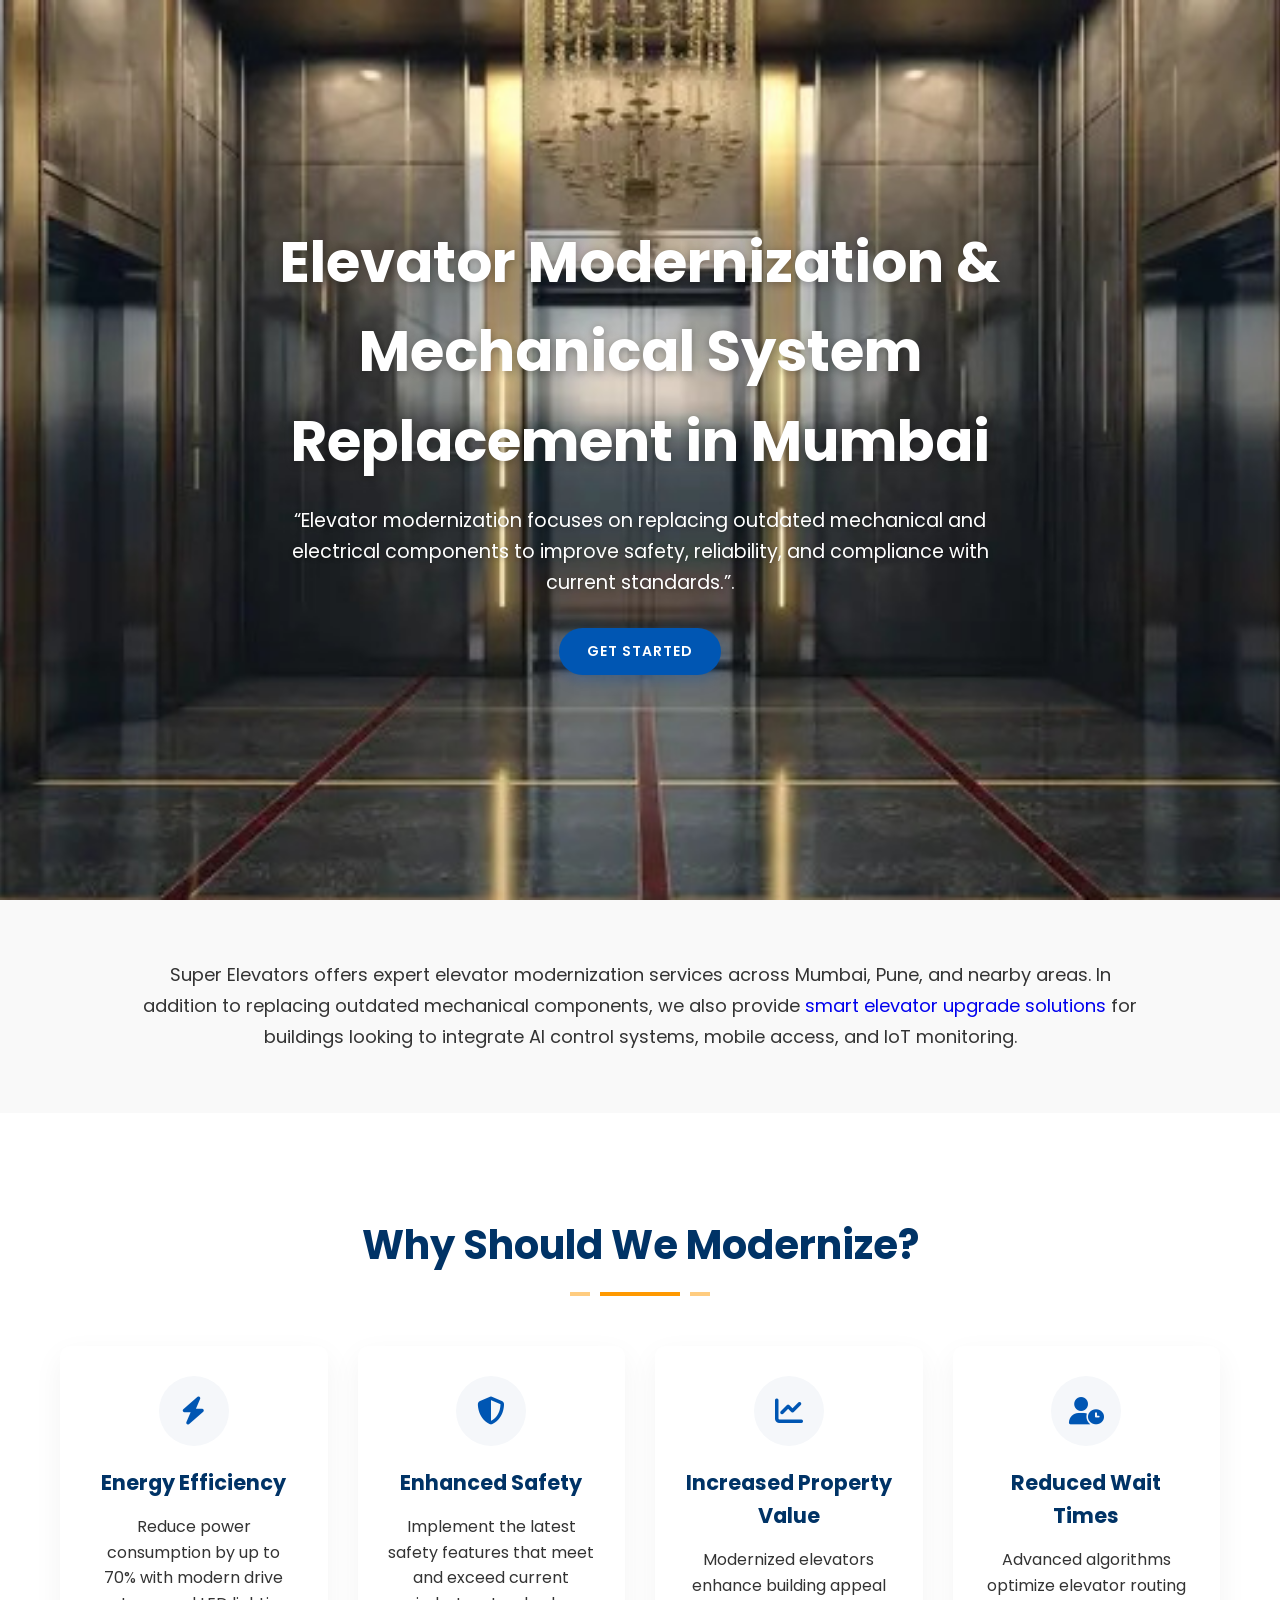
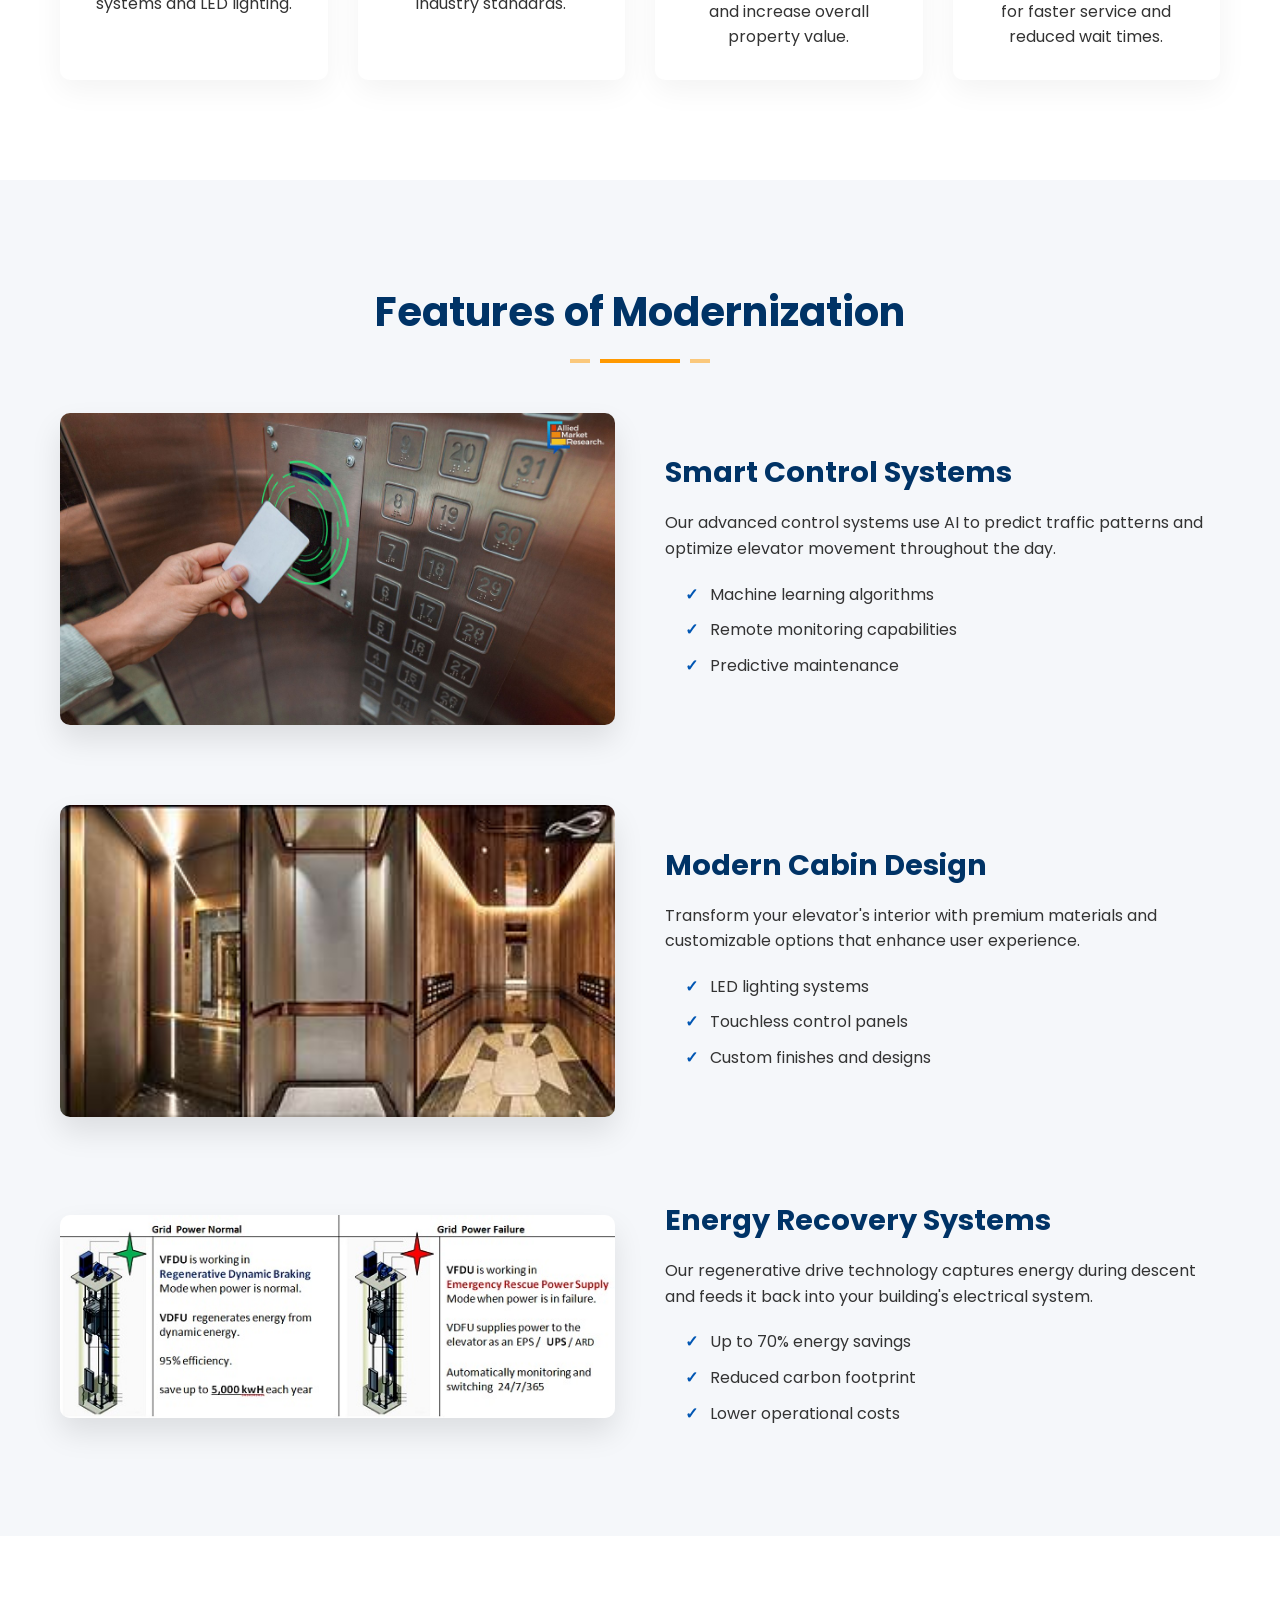
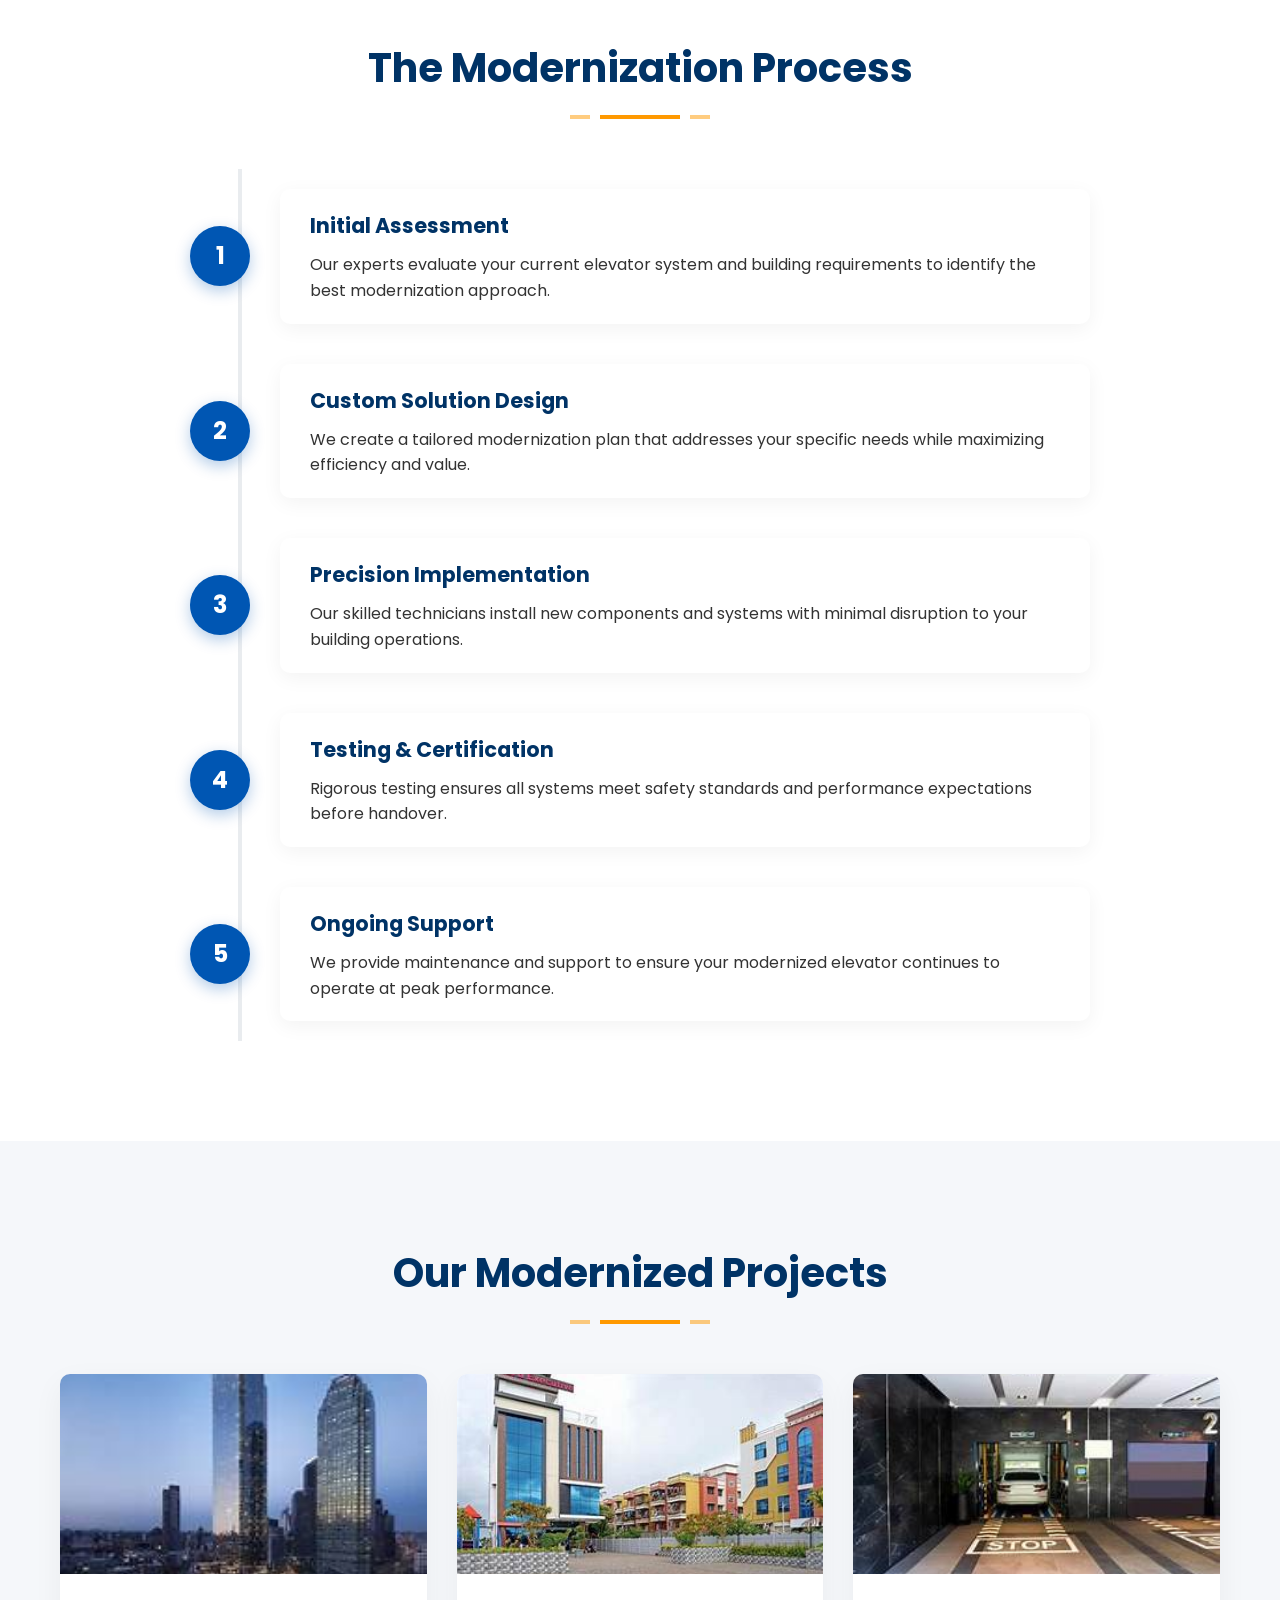
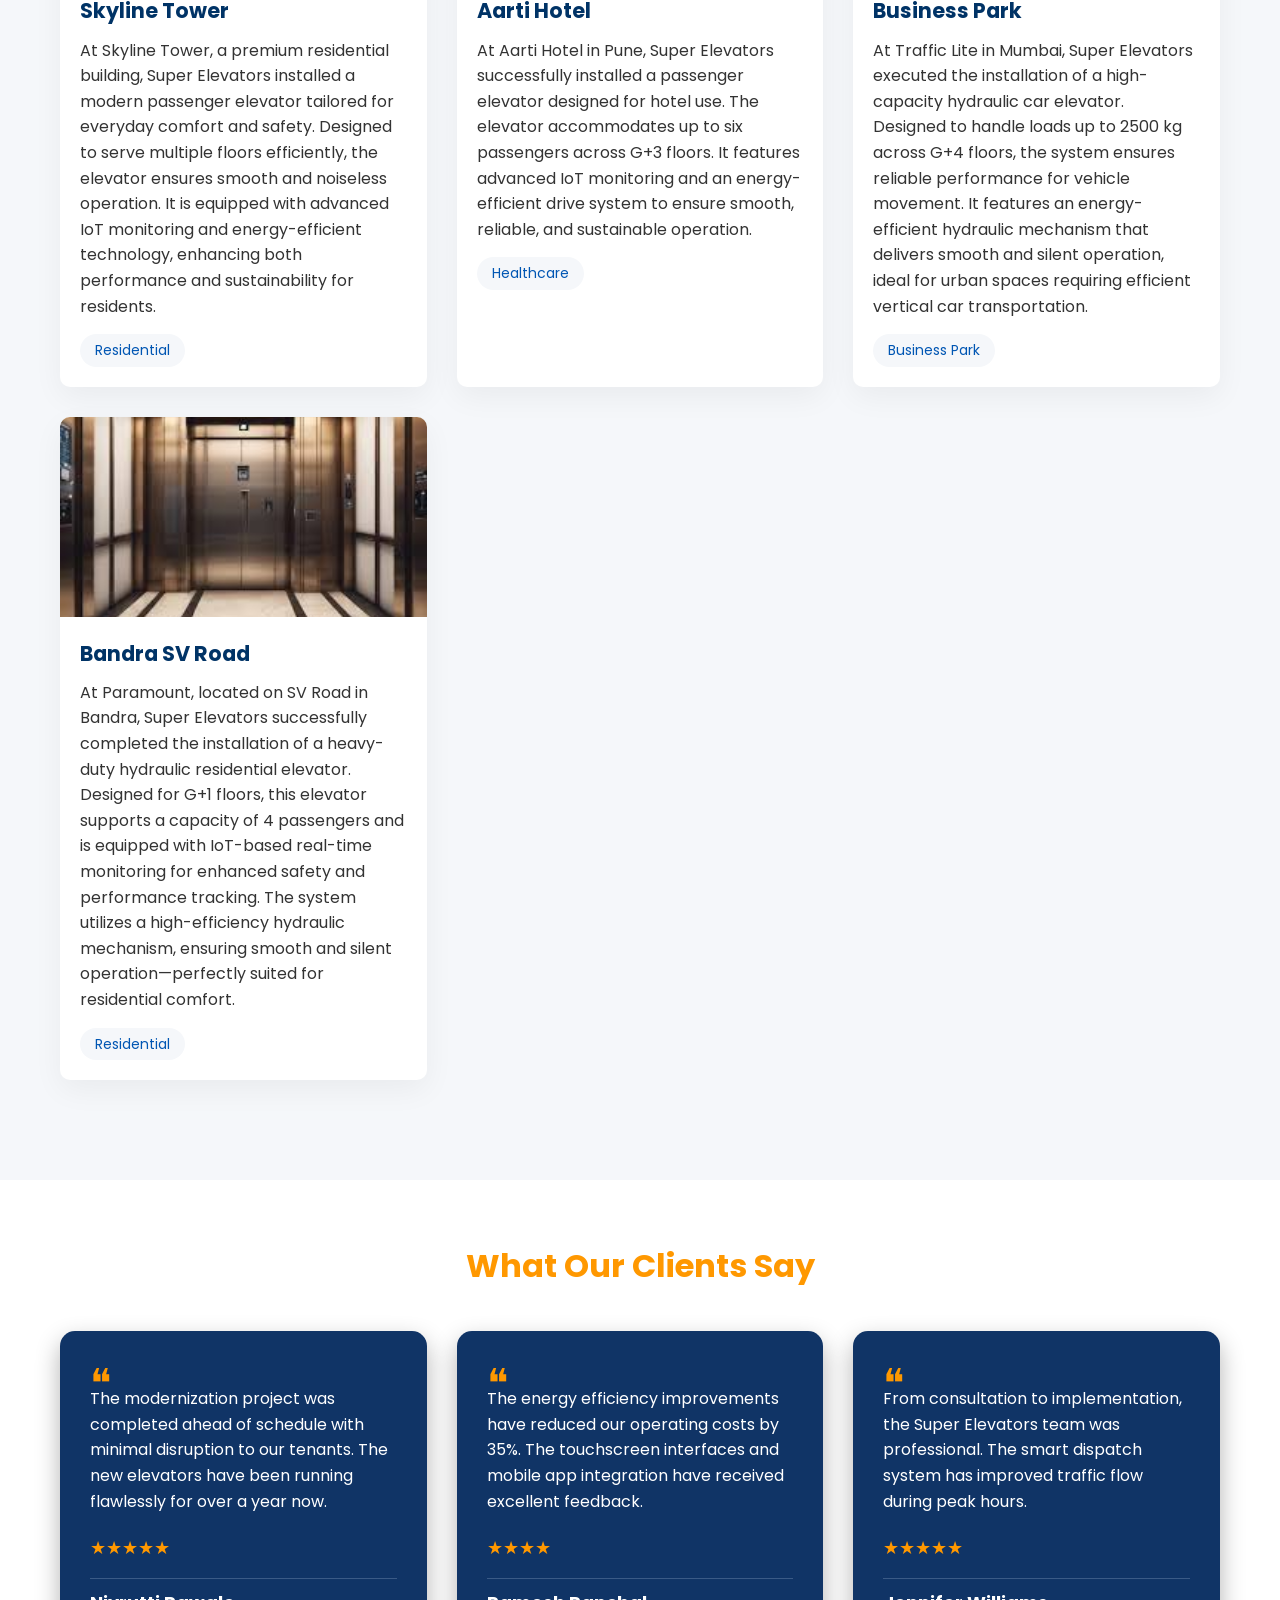
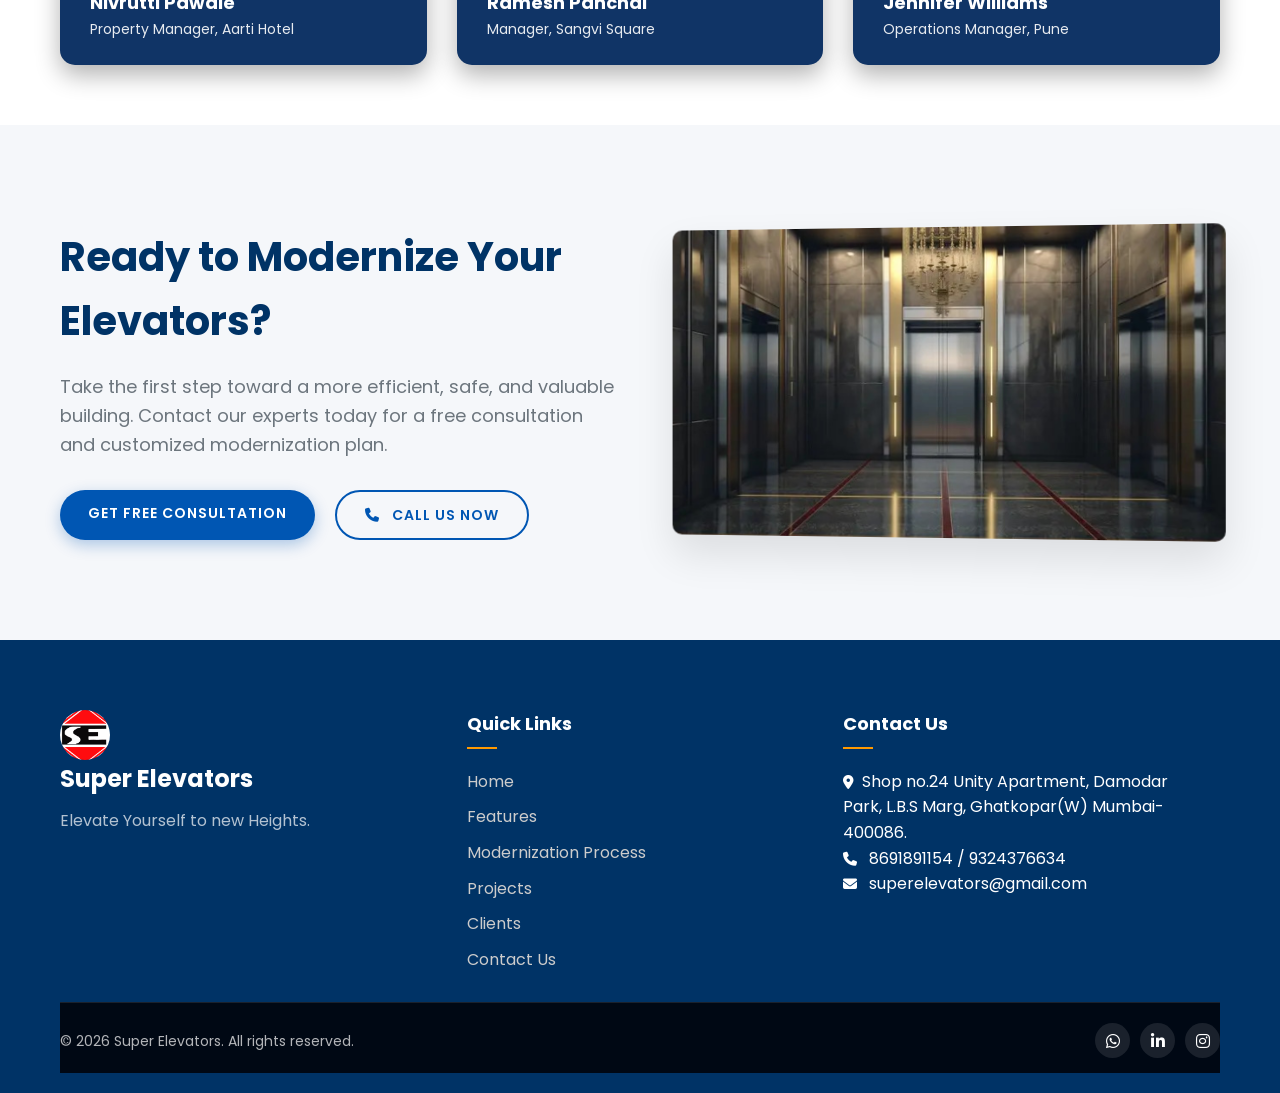
<file: modernization1.html>
<!DOCTYPE html>
<html lang="en">

<head>
    <meta charset="UTF-8">
    <meta name="viewport" content="width=device-width, initial-scale=1.0">
    <title>Elevator Modernization Services in Mumbai | Lift System Replacement | Super Elevators</title>
    <meta name="description"
        content="Super Elevators provides professional elevator modernization services in Mumbai and Pune. Upgrade outdated lift systems with smart controls, energy-efficient drives, enhanced safety features, and modern cabin designs.">
    <link rel="canonical" href="https://superelevators.com/modernization1.html">
    <link rel="stylesheet" href="CSS/style.css">
    <link rel="stylesheet" href="CSS/modern.css">
    <link rel="stylesheet" href="https://cdnjs.cloudflare.com/ajax/libs/font-awesome/6.4.0/css/all.min.css">
    <link href="https://fonts.googleapis.com/css2?family=Poppins:wght@300;400;500;600;700&display=swap"
        rel="stylesheet">
</head>

<body>
    <!-- Hero Section -->
    <section class="hero" id="modernization"
        style="background-image: url('assests/modern.jpg'); background-size: cover; background-position: center; background-repeat: no-repeat; height: 100vh;">
        <div class="hero-content">
            <h1>Elevator Modernization & Mechanical System Replacement in Mumbai</h1>
            <p>“Elevator modernization focuses on replacing outdated mechanical and electrical components to improve
                safety, reliability, and compliance with current standards.”.</p>
            <a href="#contact" class="cta-button">Get Started</a>
        </div>
    </section>
    <section style="padding:60px 0; background:#f9f9f9;">
        <div class="container">
            <p style="max-width:1000px; margin:auto; text-align:center; font-size:18px; line-height:1.72;">
                Super Elevators offers expert elevator modernization services across Mumbai, Pune, and nearby areas.
                In addition to replacing outdated mechanical components, we also provide
                <a href="upgrade.html">smart elevator upgrade solutions</a>
                for buildings looking to integrate AI control systems, mobile access, and IoT monitoring.
            </p>
        </div>
    </section>

    <!-- Why Modernize Section -->
    <section class="why-modernize">
        <div class="container">
            <div class="section-header">
                <h2>Why Should We Modernize?</h2>
                <div class="header-line"></div>
            </div>
            <div class="benefits-grid">
                <div class="benefit-card">
                    <div class="icon-container">
                        <i class="fas fa-bolt"></i>
                    </div>
                    <h3>Energy Efficiency</h3>
                    <p>Reduce power consumption by up to 70% with modern drive systems and LED lighting.</p>
                </div>
                <div class="benefit-card">
                    <div class="icon-container">
                        <i class="fas fa-shield-alt"></i>
                    </div>
                    <h3>Enhanced Safety</h3>
                    <p>Implement the latest safety features that meet and exceed current industry standards.</p>
                </div>
                <div class="benefit-card">
                    <div class="icon-container">
                        <i class="fas fa-chart-line"></i>
                    </div>
                    <h3>Increased Property Value</h3>
                    <p>Modernized elevators enhance building appeal and increase overall property value.</p>
                </div>
                <div class="benefit-card">
                    <div class="icon-container">
                        <i class="fas fa-user-clock"></i>
                    </div>
                    <h3>Reduced Wait Times</h3>
                    <p>Advanced algorithms optimize elevator routing for faster service and reduced wait times.</p>
                </div>
            </div>
        </div>
    </section>

    <!-- Features Section -->
    <section class="features" id="features">
        <div class="container">
            <div class="section-header">
                <h2>Features of Modernization</h2>
                <div class="header-line"></div>
            </div>
            <div class="features-container">
                <div class="feature">
                    <div class="feature-image">
                        <img src="assests/image2.jpeg" alt="Elevator modernization smart control system in Mumbai">
                    </div>
                    <div class="feature-content">
                        <h3>Smart Control Systems</h3>
                        <p>Our advanced control systems use AI to predict traffic patterns and optimize elevator
                            movement throughout the day.</p>
                        <ul>
                            <li>Machine learning algorithms</li>
                            <li>Remote monitoring capabilities</li>
                            <li>Predictive maintenance</li>
                        </ul>
                    </div>
                </div>
                <div class="features-container">
                    <div class="feature">
                        <div class="feature-image">
                            <img src="assests/smart.jpg" alt="Modern Cabin Design">
                        </div>
                        <div class="feature-content">
                            <h3>Modern Cabin Design</h3>
                            <p>Transform your elevator's interior with premium materials and customizable options that
                                enhance user experience.</p>
                            <ul>
                                <li>LED lighting systems</li>
                                <li>Touchless control panels</li>
                                <li>Custom finishes and designs</li>
                            </ul>
                        </div>
                    </div>
                    <div class="feature">
                        <div class="feature-image">
                            <img src="assests/energy.jpg" alt="Energy Recovery Systems">
                        </div>
                        <div class="feature-content">
                            <h3>Energy Recovery Systems</h3>
                            <p>Our regenerative drive technology captures energy during descent and feeds it back into
                                your
                                building's electrical system.</p>
                            <ul>
                                <li>Up to 70% energy savings</li>
                                <li>Reduced carbon footprint</li>
                                <li>Lower operational costs</li>
                            </ul>
                        </div>
                    </div>
                </div>
            </div>
    </section>

    <!-- Modernization Process Section -->
    <section class="modernization-process" id="modernization-process">
        <div class="container">
            <div class="section-header">
                <h2>The Modernization Process</h2>
                <div class="header-line"></div>
            </div>
            <div class="process-timeline">
                <div class="timeline-item">
                    <div class="timeline-number">1</div>
                    <div class="timeline-content">
                        <h3>Initial Assessment</h3>
                        <p>Our experts evaluate your current elevator system and building requirements to identify the
                            best modernization approach.</p>
                    </div>
                </div>
                <div class="timeline-item">
                    <div class="timeline-number">2</div>
                    <div class="timeline-content">
                        <h3>Custom Solution Design</h3>
                        <p>We create a tailored modernization plan that addresses your specific needs while maximizing
                            efficiency and value.</p>
                    </div>
                </div>
                <div class="timeline-item">
                    <div class="timeline-number">3</div>
                    <div class="timeline-content">
                        <h3>Precision Implementation</h3>
                        <p>Our skilled technicians install new components and systems with minimal disruption to your
                            building operations.</p>
                    </div>
                </div>
                <div class="timeline-item">
                    <div class="timeline-number">4</div>
                    <div class="timeline-content">
                        <h3>Testing & Certification</h3>
                        <p>Rigorous testing ensures all systems meet safety standards and performance expectations
                            before handover.</p>
                    </div>
                </div>
                <div class="timeline-item">
                    <div class="timeline-number">5</div>
                    <div class="timeline-content">
                        <h3>Ongoing Support</h3>
                        <p>We provide maintenance and support to ensure your modernized elevator continues to operate at
                            peak performance.</p>
                    </div>
                </div>
            </div>
        </div>
    </section>

    <!-- Projects Section -->
    <section class="projects" id="projects">
        <div class="container">
            <div class="section-header">
                <h2>Our Modernized Projects</h2>
                <div class="header-line"></div>
            </div>
            <div class="projects-grid">
                <!-- Project cards will be added here once you provide the screenshots -->
                <div class="project-card">
                    <div class="project-image">
                        <img src="assests/skyline.jpg"
                            alt="Residential elevator modernization project at Skyline Tower in Mumbai">
                    </div>
                    <div class="project-info">
                        <h3>Skyline Tower</h3>
                        <p>At Skyline Tower, a premium residential building, Super Elevators installed a modern
                            passenger elevator tailored for everyday comfort and safety. Designed to serve multiple
                            floors efficiently, the elevator ensures smooth and noiseless operation. It is equipped with
                            advanced IoT monitoring and energy-efficient technology, enhancing both performance and
                            sustainability for residents.</p>
                        <span class="project-category">Residential</span>
                    </div>
                </div>
                <div class="project-card">
                    <div class="project-image">
                        <img src="assests/hotel.jpg" alt="Hotel elevator modernization project at Aarti Hotel in Pune">
                    </div>
                    <div class="project-info">
                        <h3>Aarti Hotel</h3>
                        <p>At Aarti Hotel in Pune, Super Elevators successfully installed a passenger elevator designed
                            for hotel use. The elevator accommodates up to six passengers across G+3 floors. It features
                            advanced IoT monitoring and an energy-efficient drive system to ensure smooth, reliable, and
                            sustainable operation.</p>
                        <span class="project-category">Healthcare</span>
                    </div>
                </div>
                <div class="project-card">
                    <div class="project-image">
                        <img src="assests/traaficlite.jpg"
                            alt="Car lift modernization project at Traffic Lite in Mumbai">
                    </div>
                    <div class="project-info">
                        <h3>Business Park</h3>
                        <p>At Traffic Lite in Mumbai, Super Elevators executed the installation of a high-capacity
                            hydraulic car elevator. Designed to handle loads up to 2500 kg across G+4 floors, the system
                            ensures reliable performance for vehicle movement. It features an energy-efficient hydraulic
                            mechanism that delivers smooth and silent operation, ideal for urban spaces requiring
                            efficient vertical car transportation.
                        </p>
                        <span class="project-category">Business Park</span>
                    </div>
                </div>
                <div class="project-card">
                    <div class="project-image">
                        <img src="assests/bandra.jpg" alt="Residential lift modernization at Bandra SV Road Mumbai">
                    </div>
                    <div class="project-info">
                        <h3>Bandra SV Road </h3>
                        <p>At Paramount, located on SV Road in Bandra, Super Elevators successfully completed the
                            installation of a heavy-duty hydraulic residential elevator. Designed for G+1 floors, this
                            elevator supports a capacity of 4 passengers and is equipped with IoT-based real-time
                            monitoring for enhanced safety and performance tracking. The system utilizes a
                            high-efficiency hydraulic mechanism, ensuring smooth and silent operation—perfectly suited
                            for residential comfort.
                        </p>
                        <span class="project-category">Residential</span>
                    </div>
                </div>
            </div>
        </div>
    </section>
   
    <!-- Testimonials Section -->
    <section class="testimonial-section" id="testimonial">
        <h2 class="testimonial-title">What Our Clients Say</h2>
        <div class="testimonial-grid">

            <div class="testimonial-card">
                <div class="quote-icon">❝</div>
                <p class="testimonial-text">
                    The modernization project was completed ahead of schedule with minimal disruption to our
                    tenants. The new elevators have been running flawlessly for over a year now.
                </p>
                <div class="rating">★★★★★</div>
                <div class="client-info">
                    <p class="client-name">Nivrutti Pawale</p>
                    <p class="client-position">Property Manager, Aarti Hotel</p>
                </div>
            </div>

            <div class="testimonial-card">
                <div class="quote-icon">❝</div>
                <p class="testimonial-text">
                    The energy efficiency improvements have reduced our operating costs by 35%. The touchscreen
                    interfaces and mobile app integration have received excellent feedback.
                </p>
                <div class="rating">★★★★</div>
                <div class="client-info">
                    <p class="client-name">Ramesh Panchal</p>
                    <p class="client-position">Manager, Sangvi Square</p>
                </div>
            </div>

            <div class="testimonial-card">
                <div class="quote-icon">❝</div>
                <p class="testimonial-text">
                    From consultation to implementation, the Super Elevators team was professional. The smart
                    dispatch system has improved traffic flow during peak hours.
                </p>
                <div class="rating">★★★★★</div>
                <div class="client-info">
                    <p class="client-name">Jennifer Williams</p>
                    <p class="client-position"> Operations Manager, Pune</p>
                </div>
            </div>
        </div>
    </section>


    <!-- Ready to Modernize Section -->
    <section class="cta" id="contact">
        <div class="container">
            <div class="cta-content">
                <h2>Ready to Modernize Your Elevators?</h2>
                <p>Take the first step toward a more efficient, safe, and valuable building. Contact our experts today
                    for a free consultation and customized modernization plan.</p>
                <div class="cta-buttons">
                    <a href="https://forms.gle/RWrZtYsy4n5Szsr78" class="cta-button primary">Get Free Consultation</a>
                    <a href="tel:8691891554" class="cta-button secondary"><i class="fas fa-phone"></i> Call Us Now</a>
                </div>
            </div>
            <div class="cta-image">
                <img src="assests/modern.jpg" alt="Modern elevator cabin after upgrade in Mumbai">
            </div>
        </div>
    </section>

    <!-- Footer -->
    <footer>
        <div class="container">
            <div class="footer-content">
                <div class="footer-logo">
                    <img src="assests/logo.png" alt="Super Elevators Mumbai company logo">
                    <h3>Super Elevators</h3>
                    <p>Elevate Yourself to new Heights.</p>
                </div>
                <div class="footer-links">
                    <div class="link-column">
                        <h4>Quick Links</h4>
                        <ul>
                            <li><a href="#modernization">Home</a></li>
                            <li><a href="#features">Features</a></li>
                            <li><a href="#modernization-process">Modernization Process</a></li>
                            <li><a href="#projects">Projects</a></li>
                            <li><a href="#testimonials">Clients</a></li>
                            <li><a href="#contact">Contact Us</a></li>
                        </ul>
                    </div>
                    <div class="link-column">
                        <h4>Contact Us</h4>
                        <ul>
                            <p><i class="fas fa-map-marker-alt"></i>Shop no.24 Unity Apartment, Damodar Park, L.B.S
                                Marg, Ghatkopar(W) Mumbai-400086.</p>
                            <p><i class="fas fa-phone"></i> 8691891154 / 9324376634</p>
                            <p><i class="fas fa-envelope"></i> superelevators@gmail.com</p>
                        </ul>
                    </div>
                </div>
            </div>
            <div class="footer-bottom">
                <p>&copy; 2026 Super Elevators. All rights reserved.</p>
                <div class="social-icons">
                    <!-- <a href="#"><i class="fab fa-facebook-f"></i></a>
                    <div class="social-icons"> -->
                        <a href="https://wa.me/918691891154" target="_blank">
                            <i class="fab fa-whatsapp"></i>
                        </a>
                        <a href="https://www.linkedin.com/in/rajendra-kobal-642159355"><i
                                class="fab fa-linkedin-in"></i></a>
                        <a href="https://www.instagram.com/super.elevators24?igsh=MXZtZjVpbHVxZmx4aA=="><i
                                class="fab fa-instagram"></i></a>
                    </div>
                </div>
            </div>
    </footer>

    <script src="script.js"></script>

</body>

</html>
</file>
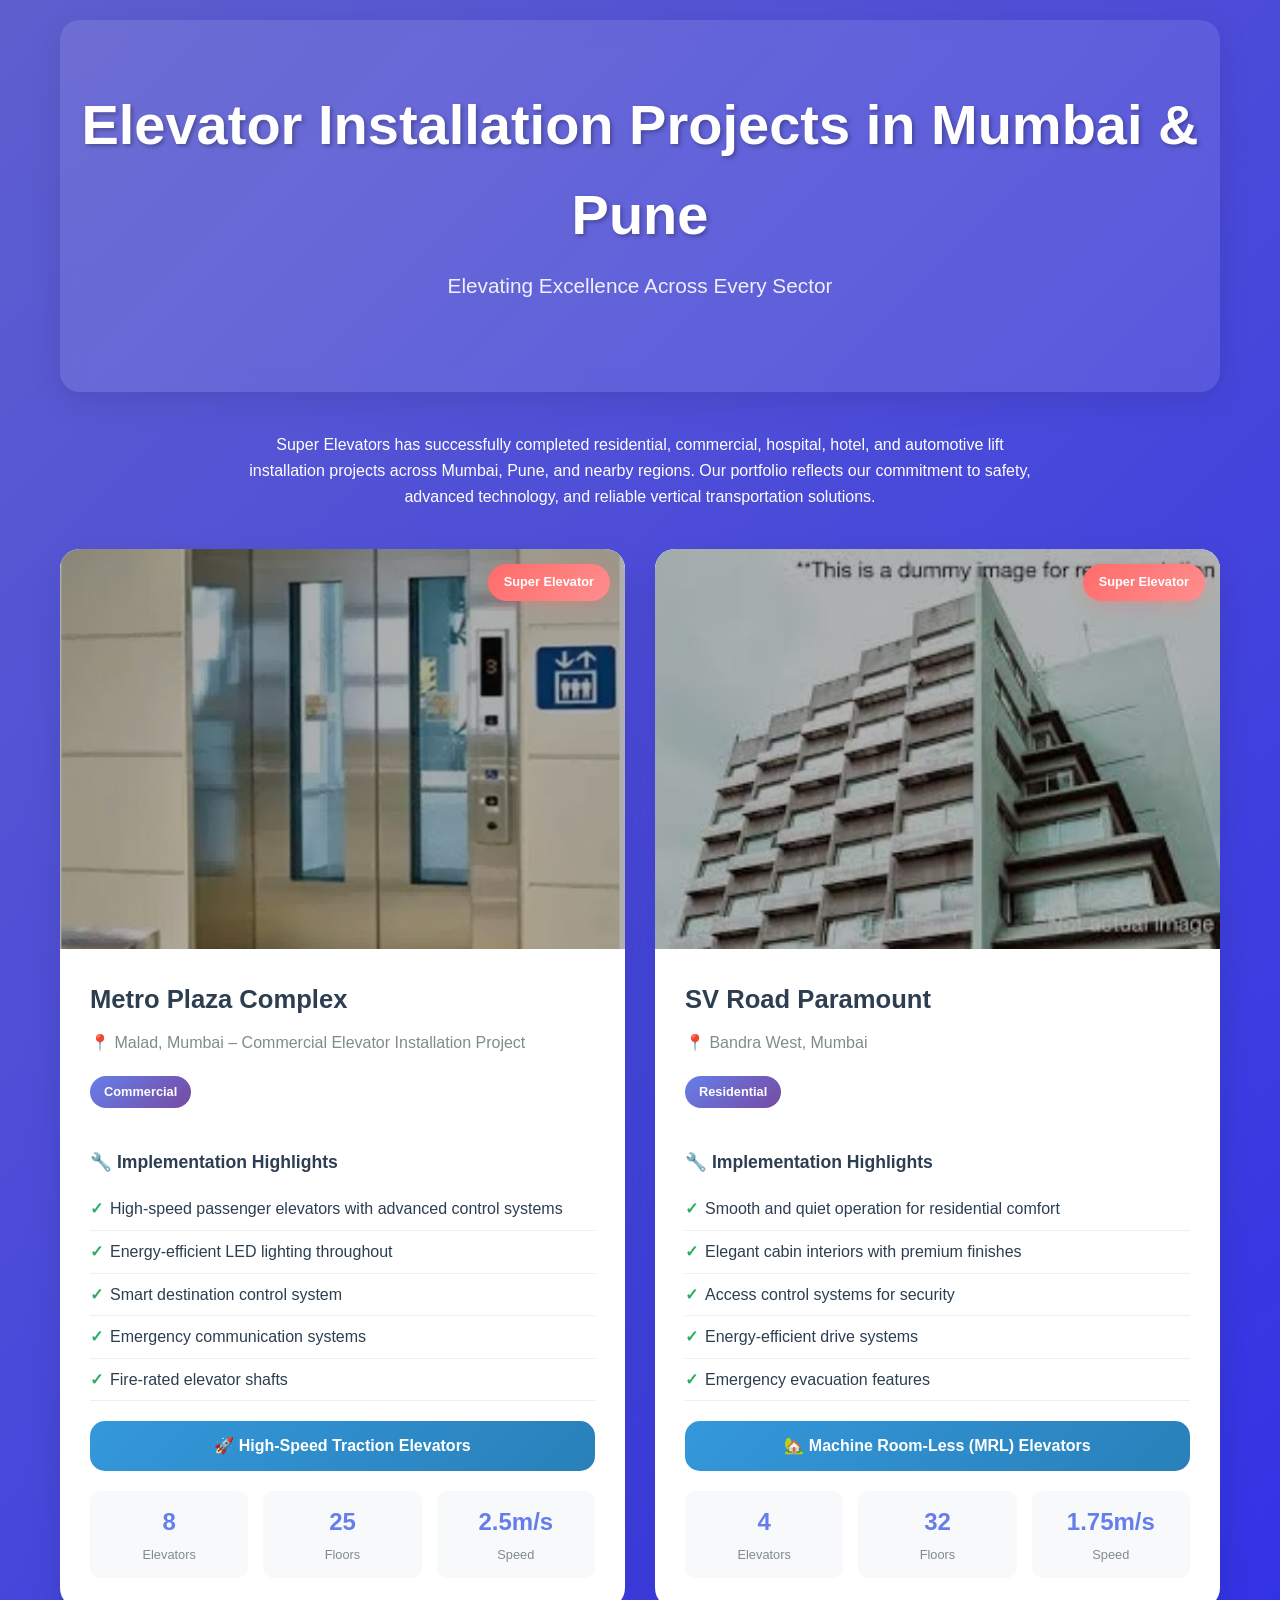
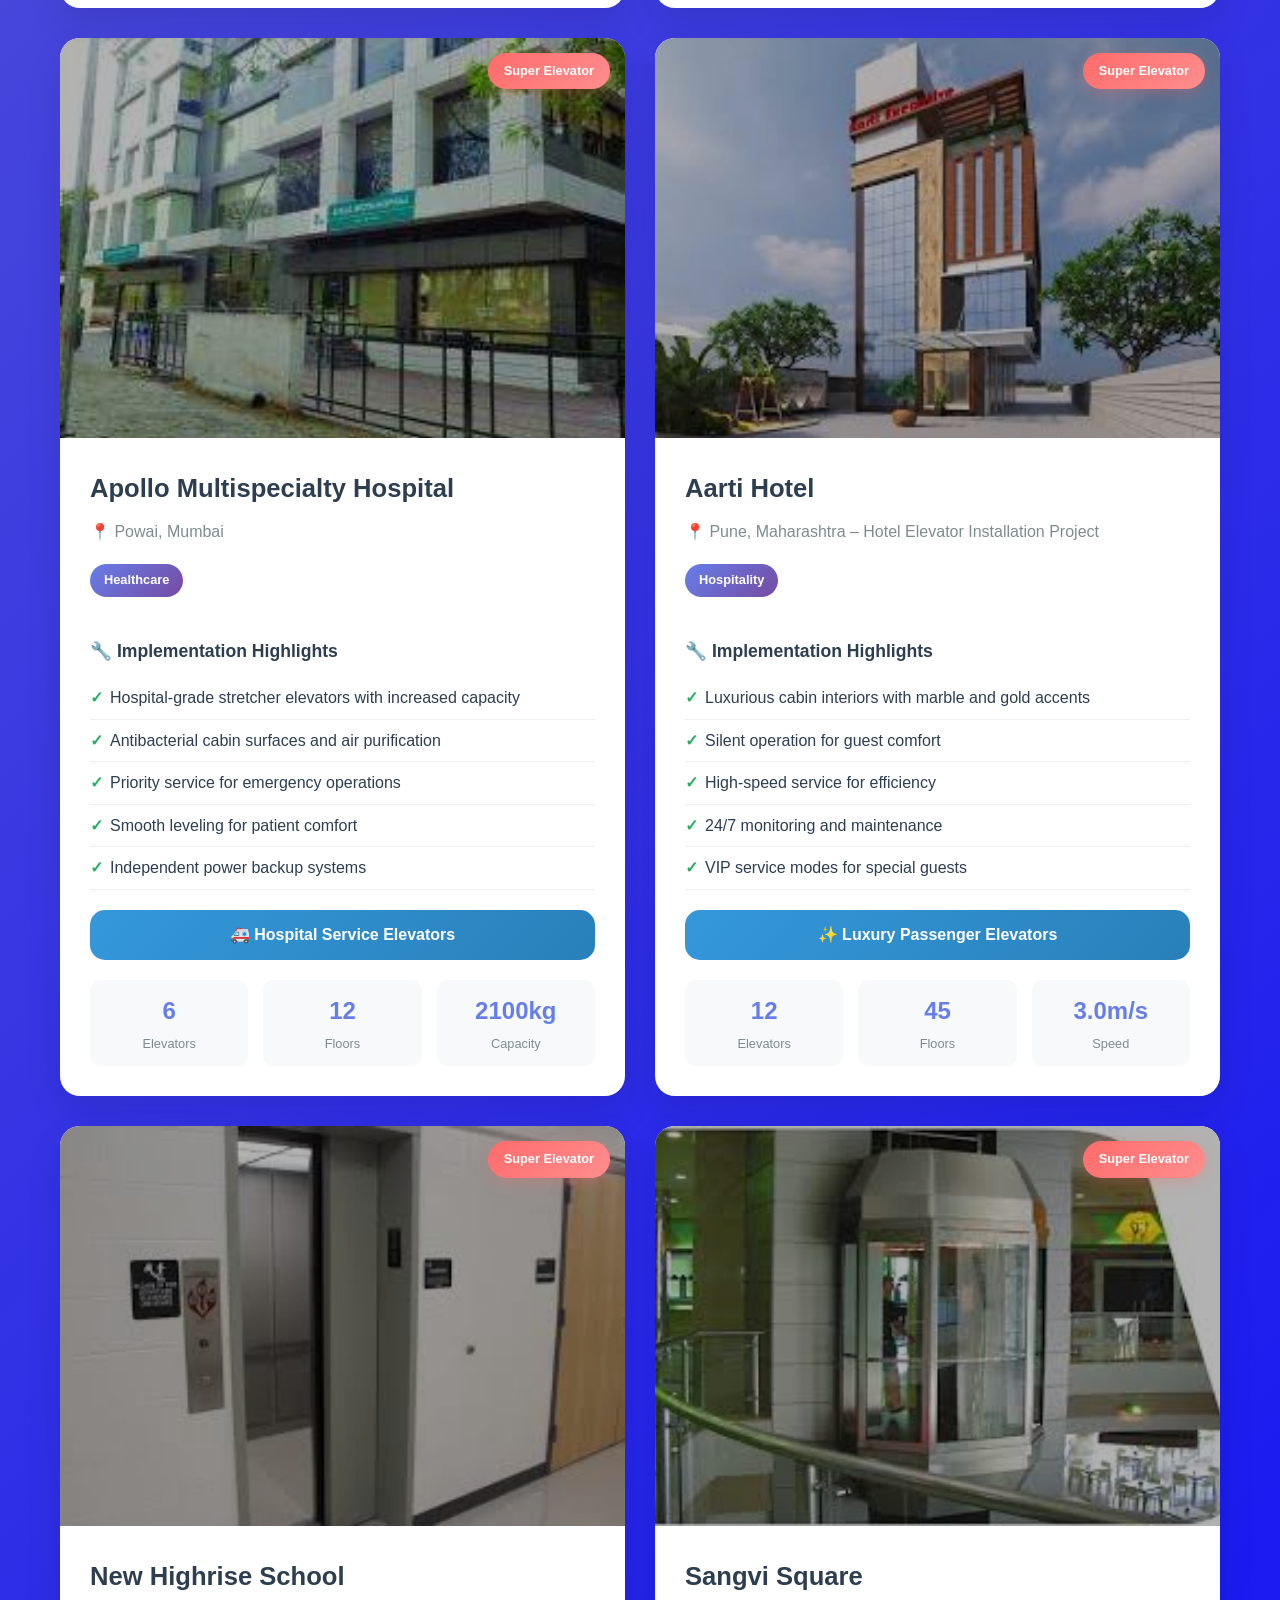
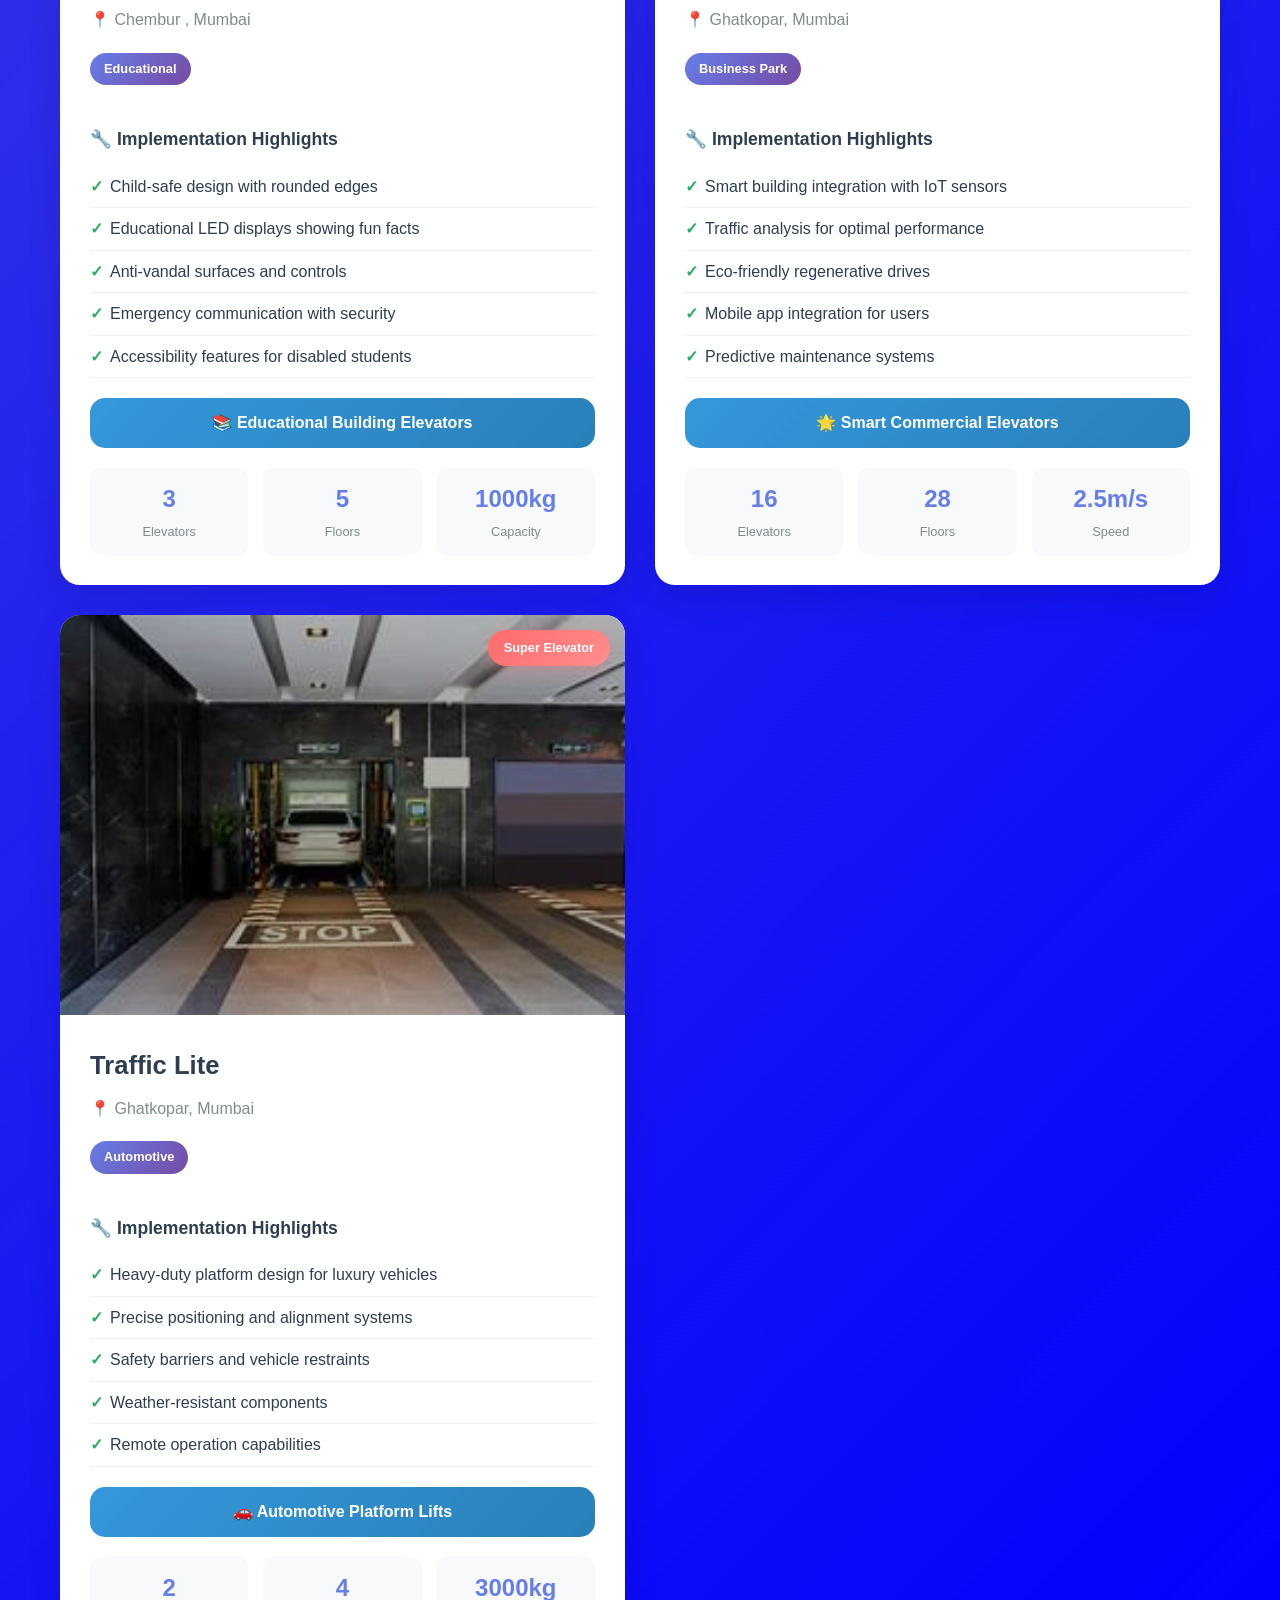
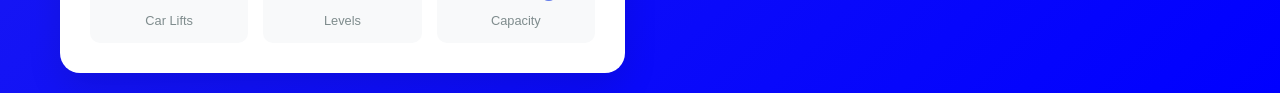
<file: projects.html>
<!DOCTYPE html>
<html lang="en">

<head>
    <meta charset="UTF-8">
    <meta name="viewport" content="width=device-width, initial-scale=1.0">
    <title>Elevator Installation Projects in Mumbai & Pune | Super Elevators</title>
    <meta name="description"
        content="Explore Super Elevators completed elevator installation projects across Mumbai, Pune, and Maharashtra. Residential, commercial, hospital, hotel, and car lift projects delivered with safety and precision.">
    <link rel="canonical" href="https://superelevators.com/projects.html">
    <style>
        * {
            margin: 0;
            padding: 0;
            box-sizing: border-box;
        }

        body {
            font-family: 'Arial', sans-serif;
            line-height: 1.6;
            color: #2c3e50;
            background: linear-gradient(135deg, rgb(95, 95, 207) 0%, blue 100%);
            min-height: 100vh;
        }

        .container {
            max-width: 1200px;
            margin: 0 auto;
            padding: 20px;
        }

        .hero-section {
            text-align: center;
            padding: 60px 0;
            background: rgba(255, 255, 255, 0.1);
            backdrop-filter: blur(10px);
            border-radius: 20px;
            margin-bottom: 40px;
            box-shadow: 0 8px 32px rgba(0, 0, 0, 0.1);
        }

        .hero-title {
            font-size: 3.5rem;
            font-weight: bold;
            color: white;
            margin-bottom: 10px;
            text-shadow: 2px 2px 4px rgba(0, 0, 0, 0.3);
            animation: fadeInUp 1s ease-out;
        }

        .hero-subtitle {
            font-size: 1.3rem;
            color: rgba(255, 255, 255, 0.9);
            margin-bottom: 30px;
            animation: fadeInUp 1s ease-out 0.2s both;
        }

        .filter-tabs {
            display: flex;
            justify-content: center;
            flex-wrap: wrap;
            gap: 15px;
            margin: 40px 0;
        }

        .filter-tab {
            padding: 12px 24px;
            background: rgba(255, 255, 255, 0.2);
            border: 2px solid rgba(255, 255, 255, 0.3);
            border-radius: 50px;
            color: white;
            font-weight: 600;
            cursor: pointer;
            transition: all 0.3s ease;
            backdrop-filter: blur(10px);
        }

        .filter-tab:hover,
        .filter-tab.active {
            background: linear-gradient(135deg, #ff6b6b, #ff8e8e);
            border-color: #ff6b6b;
            transform: translateY(-2px);
            box-shadow: 0 10px 25px rgba(255, 107, 107, 0.3);
        }

        .projects-grid {
            display: grid;
            grid-template-columns: repeat(auto-fit, minmax(400px, 1fr));
            gap: 30px;
            margin-top: 40px;
        }

        .project-card {
            background: white;
            border-radius: 20px;
            overflow: hidden;
            box-shadow: 0 15px 35px rgba(0, 0, 0, 0.1);
            transition: all 0.4s ease;
            position: relative;
            opacity: 0;
            transform: translateY(30px);
            animation: slideInUp 0.6s ease-out forwards;
        }

        .project-card:hover {
            transform: translateY(-10px);
            box-shadow: 0 25px 50px rgba(0, 0, 0, 0.15);
        }

        .project-image {
            width: 100%;
            height: 400px;
            background: linear-gradient(45deg, #667eea, #764ba2);
            position: relative;
            overflow: hidden;
            object-fit: cover;
            display: block;
        }

        .project-image img {
            width: 100%;
            height: 100%;
            object-fit: cover;
            display: block;
        }


        .project-image::before {
            content: '';
            position: absolute;
            top: 0;
            left: 0;
            right: 0;
            bottom: 0;
            background: rgba(0, 0, 0, 0.3);
            z-index: 1;
        }

        .project-image-placeholder {
            position: absolute;
            top: 50%;
            left: 50%;
            transform: translate(-50%, -50%);
            color: white;
            font-size: 3rem;
            z-index: 2;
        }

        .super-elevator-badge {
            position: absolute;
            top: 15px;
            right: 15px;
            background: linear-gradient(135deg, #ff6b6b, #ff8e8e);
            color: white;
            padding: 8px 16px;
            border-radius: 25px;
            font-size: 0.8rem;
            font-weight: bold;
            z-index: 3;
            box-shadow: 0 4px 15px rgba(255, 107, 107, 0.3);
        }

        .project-content {
            padding: 30px;
        }

        .project-title {
            font-size: 1.6rem;
            font-weight: bold;
            color: #2c3e50;
            margin-bottom: 10px;
        }

        .project-location {
            color: #7f8c8d;
            font-size: 1rem;
            margin-bottom: 20px;
            display: flex;
            align-items: center;
            gap: 8px;
        }

        .project-category {
            display: inline-block;
            background: linear-gradient(135deg, #667eea, #764ba2);
            color: white;
            padding: 6px 14px;
            border-radius: 20px;
            font-size: 0.8rem;
            font-weight: 600;
            margin-bottom: 20px;
        }

        .implementation-section {
            margin: 20px 0;
        }

        .section-title {
            font-size: 1.1rem;
            font-weight: bold;
            color: #2c3e50;
            margin-bottom: 12px;
            display: flex;
            align-items: center;
            gap: 8px;
        }

        .implementation-list {
            list-style: none;
            padding: 0;
        }

        .implementation-list li {
            padding: 8px 0;
            border-bottom: 1px solid #ecf0f1;
            position: relative;
            padding-left: 20px;
        }

        .implementation-list li::before {
            content: '✓';
            position: absolute;
            left: 0;
            color: #27ae60;
            font-weight: bold;
        }

        .lift-type {
            background: linear-gradient(135deg, #3498db, #2980b9);
            color: white;
            padding: 12px 20px;
            border-radius: 15px;
            text-align: center;
            font-weight: 600;
            margin-top: 15px;
        }

        .stats-row {
            display: flex;
            justify-content: space-between;
            margin-top: 20px;
            gap: 15px;
        }

        .stat-item {
            flex: 1;
            text-align: center;
            padding: 12px;
            background: #f8f9fa;
            border-radius: 10px;
        }

        .stat-number {
            font-size: 1.5rem;
            font-weight: bold;
            color: #667eea;
        }

        .stat-label {
            font-size: 0.8rem;
            color: #7f8c8d;
            margin-top: 4px;
        }

        @keyframes fadeInUp {
            from {
                opacity: 0;
                transform: translateY(30px);
            }

            to {
                opacity: 1;
                transform: translateY(0);
            }
        }

        @keyframes slideInUp {
            to {
                opacity: 1;
                transform: translateY(0);
            }
        }

        @media (max-width: 768px) {
            .hero-title {
                font-size: 2.5rem;
            }

            .projects-grid {
                grid-template-columns: 1fr;
                gap: 20px;
            }

            .filter-tabs {
                gap: 10px;
            }

            .filter-tab {
                padding: 10px 16px;
                font-size: 0.9rem;
            }

            .stats-row {
                flex-direction: column;
                gap: 10px;
            }
        }

        @media (max-width: 480px) {
            .container {
                padding: 10px;
            }

            .hero-section {
                padding: 40px 20px;
            }

            .project-content {
                padding: 20px;
            }
        }
    </style>
</head>

<body>
    <div class="container">
        <div class="hero-section">
            <h1 class="hero-title">Elevator Installation Projects in Mumbai & Pune</h1>
            <p class="hero-subtitle">Elevating Excellence Across Every Sector</p>
        </div>
        <p style="text-align:center; color:white; max-width:800px; margin:0 auto 30px;">
            Super Elevators has successfully completed residential, commercial, hospital, hotel, and automotive lift
            installation projects across Mumbai, Pune, and nearby regions. Our portfolio reflects our commitment to
            safety, advanced technology, and reliable vertical transportation solutions.
        </p>
        <div class="projects-grid" id="projectsGrid">
            <!-- Commercial Project -->
            <div class="project-card" data-category="commercial">
                <div class="project-image">
                    <img src="assests/metroplaza.png" alt="Commercial elevator installation project at Metro Plaza Complex in Malad Mumbai" class="elevator-photo" />
                    <div class="super-elevator-badge">Super Elevator</div>
                </div>
                <div class="project-content">
                    <h3 class="project-title">Metro Plaza Complex</h3>
                    <div class="project-location">📍 Malad, Mumbai – Commercial Elevator Installation Project</div>
                    <div class="project-category">Commercial</div>

                    <div class="implementation-section">
                        <div class="section-title">🔧 Implementation Highlights</div>
                        <ul class="implementation-list">
                            <li>High-speed passenger elevators with advanced control systems</li>
                            <li>Energy-efficient LED lighting throughout</li>
                            <li>Smart destination control system</li>
                            <li>Emergency communication systems</li>
                            <li>Fire-rated elevator shafts</li>
                        </ul>
                    </div>

                    <div class="lift-type">🚀 High-Speed Traction Elevators</div>

                    <div class="stats-row">
                        <div class="stat-item">
                            <div class="stat-number">8</div>
                            <div class="stat-label">Elevators</div>
                        </div>
                        <div class="stat-item">
                            <div class="stat-number">25</div>
                            <div class="stat-label">Floors</div>
                        </div>
                        <div class="stat-item">
                            <div class="stat-number">2.5m/s</div>
                            <div class="stat-label">Speed</div>
                        </div>
                    </div>
                </div>
            </div>

            <!-- Residential Project -->
            <div class="project-card" data-category="residential">
                <div class="project-image">
                    <img src="assests/sv road.jpg" alt="Residential elevator installation project at SV Road Paramount in Bandra West Mumbai" />
                    <div class="super-elevator-badge">Super Elevator</div>
                </div>
                <div class="project-content">
                    <h3 class="project-title">SV Road Paramount</h3>
                    <div class="project-location">📍 Bandra West, Mumbai</div>
                    <div class="project-category">Residential</div>

                    <div class="implementation-section">
                        <div class="section-title">🔧 Implementation Highlights</div>
                        <ul class="implementation-list">
                            <li>Smooth and quiet operation for residential comfort</li>
                            <li>Elegant cabin interiors with premium finishes</li>
                            <li>Access control systems for security</li>
                            <li>Energy-efficient drive systems</li>
                            <li>Emergency evacuation features</li>
                        </ul>
                    </div>

                    <div class="lift-type">🏡 Machine Room-Less (MRL) Elevators</div>

                    <div class="stats-row">
                        <div class="stat-item">
                            <div class="stat-number">4</div>
                            <div class="stat-label">Elevators</div>
                        </div>
                        <div class="stat-item">
                            <div class="stat-number">32</div>
                            <div class="stat-label">Floors</div>
                        </div>
                        <div class="stat-item">
                            <div class="stat-number">1.75m/s</div>
                            <div class="stat-label">Speed</div>
                        </div>
                    </div>
                </div>
            </div>

            <!-- Healthcare Project -->
            <div class="project-card" data-category="healthcare">
                <div class="project-image">
                    <img src="assests/apollo.jpg" alt="Elevator at Apollo hospital " />
                    <div class="super-elevator-badge">Super Elevator</div>
                </div>
                <div class="project-content">
                    <h3 class="project-title">Apollo Multispecialty Hospital</h3>
                    <div class="project-location">📍 Powai, Mumbai</div>
                    <div class="project-category">Healthcare</div>

                    <div class="implementation-section">
                        <div class="section-title">🔧 Implementation Highlights</div>
                        <ul class="implementation-list">
                            <li>Hospital-grade stretcher elevators with increased capacity</li>
                            <li>Antibacterial cabin surfaces and air purification</li>
                            <li>Priority service for emergency operations</li>
                            <li>Smooth leveling for patient comfort</li>
                            <li>Independent power backup systems</li>
                        </ul>
                    </div>

                    <div class="lift-type">🚑 Hospital Service Elevators</div>

                    <div class="stats-row">
                        <div class="stat-item">
                            <div class="stat-number">6</div>
                            <div class="stat-label">Elevators</div>
                        </div>
                        <div class="stat-item">
                            <div class="stat-number">12</div>
                            <div class="stat-label">Floors</div>
                        </div>
                        <div class="stat-item">
                            <div class="stat-number">2100kg</div>
                            <div class="stat-label">Capacity</div>
                        </div>
                    </div>
                </div>
            </div>

            <!-- Hotel Project -->
            <div class="project-card" data-category="hotels">
                <div class="project-image">
                    <img src="assests/aarti hotel.jpg" alt="Elevator at Aarti Hotel" />
                    <div class="super-elevator-badge">Super Elevator</div>
                </div>
                <div class="project-content">
                    <h3 class="project-title">Aarti Hotel </h3>
                    <div class="project-location">📍 Pune, Maharashtra – Hotel Elevator Installation Project</div>
                    <div class="project-category">Hospitality</div>

                    <div class="implementation-section">
                        <div class="section-title">🔧 Implementation Highlights</div>
                        <ul class="implementation-list">
                            <li>Luxurious cabin interiors with marble and gold accents</li>
                            <li>Silent operation for guest comfort</li>
                            <li>High-speed service for efficiency</li>
                            <li>24/7 monitoring and maintenance</li>
                            <li>VIP service modes for special guests</li>
                        </ul>
                    </div>

                    <div class="lift-type">✨ Luxury Passenger Elevators</div>

                    <div class="stats-row">
                        <div class="stat-item">
                            <div class="stat-number">12</div>
                            <div class="stat-label">Elevators</div>
                        </div>
                        <div class="stat-item">
                            <div class="stat-number">45</div>
                            <div class="stat-label">Floors</div>
                        </div>
                        <div class="stat-item">
                            <div class="stat-number">3.0m/s</div>
                            <div class="stat-label">Speed</div>
                        </div>
                    </div>
                </div>
            </div>

            <!-- School Project -->
            <div class="project-card" data-category="schools">
                <div class="project-image">
                    <img src="assests/newhighrise school.jpg" alt="Elevator at new highrise school " />
                    <div class="super-elevator-badge">Super Elevator</div>
                </div>
                <div class="project-content">
                    <h3 class="project-title">New Highrise School </h3>
                    <div class="project-location">📍 Chembur , Mumbai</div>
                    <div class="project-category">Educational</div>

                    <div class="implementation-section">
                        <div class="section-title">🔧 Implementation Highlights</div>
                        <ul class="implementation-list">
                            <li>Child-safe design with rounded edges</li>
                            <li>Educational LED displays showing fun facts</li>
                            <li>Anti-vandal surfaces and controls</li>
                            <li>Emergency communication with security</li>
                            <li>Accessibility features for disabled students</li>
                        </ul>
                    </div>

                    <div class="lift-type">📚 Educational Building Elevators</div>

                    <div class="stats-row">
                        <div class="stat-item">
                            <div class="stat-number">3</div>
                            <div class="stat-label">Elevators</div>
                        </div>
                        <div class="stat-item">
                            <div class="stat-number">5</div>
                            <div class="stat-label">Floors</div>
                        </div>
                        <div class="stat-item">
                            <div class="stat-number">1000kg</div>
                            <div class="stat-label">Capacity</div>
                        </div>
                    </div>
                </div>
            </div>

            <!-- Business Park Project -->
            <div class="project-card" data-category="business">
                <div class="project-image">
                    <img src="assests/business park.jpg" alt="Elevator at Business Parks " />
                    <div class="super-elevator-badge">Super Elevator</div>
                </div>
                <div class="project-content">
                    <h3 class="project-title">Sangvi Square</h3>
                    <div class="project-location">📍 Ghatkopar, Mumbai</div>
                    <div class="project-category">Business Park</div>

                    <div class="implementation-section">
                        <div class="section-title">🔧 Implementation Highlights</div>
                        <ul class="implementation-list">
                            <li>Smart building integration with IoT sensors</li>
                            <li>Traffic analysis for optimal performance</li>
                            <li>Eco-friendly regenerative drives</li>
                            <li>Mobile app integration for users</li>
                            <li>Predictive maintenance systems</li>
                        </ul>
                    </div>

                    <div class="lift-type">🌟 Smart Commercial Elevators</div>

                    <div class="stats-row">
                        <div class="stat-item">
                            <div class="stat-number">16</div>
                            <div class="stat-label">Elevators</div>
                        </div>
                        <div class="stat-item">
                            <div class="stat-number">28</div>
                            <div class="stat-label">Floors</div>
                        </div>
                        <div class="stat-item">
                            <div class="stat-number">2.5m/s</div>
                            <div class="stat-label">Speed</div>
                        </div>
                    </div>
                </div>
            </div>

            <!-- Car Lift Project -->
            <div class="project-card" data-category="car-lifts">
                <div class="project-image">
                    <img src="assests/traaficlite.jpg" alt="Elevator at Car Lift  " />
                    <div class="super-elevator-badge">Super Elevator</div>
                </div>
                <div class="project-content">
                    <h3 class="project-title">Traffic Lite </h3>
                    <div class="project-location">📍 Ghatkopar, Mumbai</div>
                    <div class="project-category">Automotive</div>

                    <div class="implementation-section">
                        <div class="section-title">🔧 Implementation Highlights</div>
                        <ul class="implementation-list">
                            <li>Heavy-duty platform design for luxury vehicles</li>
                            <li>Precise positioning and alignment systems</li>
                            <li>Safety barriers and vehicle restraints</li>
                            <li>Weather-resistant components</li>
                            <li>Remote operation capabilities</li>
                        </ul>
                    </div>

                    <div class="lift-type">🚗 Automotive Platform Lifts</div>

                    <div class="stats-row">
                        <div class="stat-item">
                            <div class="stat-number">2</div>
                            <div class="stat-label">Car Lifts</div>
                        </div>
                        <div class="stat-item">
                            <div class="stat-number">4</div>
                            <div class="stat-label">Levels</div>
                        </div>
                        <div class="stat-item">
                            <div class="stat-number">3000kg</div>
                            <div class="stat-label">Capacity</div>
                        </div>
                    </div>
                </div>
            </div>
        </div>
    </div>

    <script>
        // Filter functionality
        const filterTabs = document.querySelectorAll('.filter-tab');
        const projectCards = document.querySelectorAll('.project-card');

        filterTabs.forEach(tab => {
            tab.addEventListener('click', () => {
                // Remove active class from all tabs
                filterTabs.forEach(t => t.classList.remove('active'));
                // Add active class to clicked tab
                tab.classList.add('active');

                const category = tab.dataset.category;

                // Filter project cards
                projectCards.forEach((card, index) => {
                    if (category === 'all' || card.dataset.category === category) {
                        card.style.display = 'block';
                        // Stagger animation
                        setTimeout(() => {
                            card.style.animation = 'none';
                            card.offsetHeight; // Trigger reflow
                            card.style.animation = `slideInUp 0.6s ease-out ${index * 0.1}s forwards`;
                        }, 10);
                    } else {
                        card.style.display = 'none';
                    }
                });
            });
        });

        // Animate cards on load
        window.addEventListener('load', () => {
            projectCards.forEach((card, index) => {
                card.style.animationDelay = `${index * 0.1}s`;
            });
        });

        // Add hover effects and interactions
        projectCards.forEach(card => {
            card.addEventListener('mouseenter', () => {
                card.style.transform = 'translateY(-10px) scale(1.02)';
            });

            card.addEventListener('mouseleave', () => {
                card.style.transform = 'translateY(0) scale(1)';
            });
        });

        // Add scroll animations
        const observerOptions = {
            threshold: 0.1,
            rootMargin: '0px 0px -50px 0px'
        };

        const observer = new IntersectionObserver((entries) => {
            entries.forEach(entry => {
                if (entry.isIntersecting) {
                    entry.target.style.opacity = '1';
                    entry.target.style.transform = 'translateY(0)';
                }
            });
        }, observerOptions);

        projectCards.forEach(card => {
            observer.observe(card);
        });
    </script>
</body>

</html>
</file>
<file: CSS/style.css>
/* Global Styles */
body {
    font-family: 'Poppins', sans-serif;
    line-height: 1.7;
    color: #333;
    background: #f5f8fd;
    scroll-behavior: smooth;
}

h1,
h2,
h3,
h4,
h5,
h6 {
    font-weight: 700;
}

/* Navbar */
.navbar {
    background: linear-gradient(90deg, #002244, #004080);
    transition: all 0.4s ease;
    padding: 0.5rem 1rem;
    /* Consistent padding */
}

.navbar.scrolled {
    background: #001d3d;
    box-shadow: 0 2px 15px rgba(0, 0, 0, 0.3);
}

/* Logo styling - fixed aspect ratio */
.navbar-brand {
    display: flex;
    align-items: center;
    padding: 0;
    /* Remove default padding */
}

.navbar-brand img.logo {
    width: 50px;
    height: 50px;
    border-radius: 50%;
    object-fit: contain;
    /* Changed from cover to contain */
    background-color: #fff;
    /* Optional: adds a white background */
    padding: 2px;
    /* Optional: gives a little padding inside the circle */
}

.nav-link {
    color: #fff;
    margin-left: 20px;
    transition: color 0.3s ease;
}

.nav-link:hover,
.nav-link.active {
    color: #f7c948;
}

/* For mobile screens - ensure logo stays properly sized */
@media (max-width: 768px) {
    .navbar-brand img.logo {
        width: 40px;
        /* Slightly smaller on mobile */
        height: 40px;
        /* Maintain 1:1 aspect ratio */
    }

    .navbar {
        padding: 0.3rem 0.8rem;
        /* Slightly less padding on mobile */
    }
}

/* Center navigation items in mobile view */
@media (max-width: 991px) {

    /* Center the navbar items */
    .navbar-collapse {
        text-align: center;
    }

    .navbar-nav {
        width: 100%;
        margin-top: 1rem;
        margin-bottom: 1rem;
    }

    .navbar-nav .nav-item {
        display: block;
        width: 100%;
        margin: 0.5rem 0;
    }

    .navbar-nav .nav-link {
        display: inline-block;
        margin-left: 0;
        /* Remove left margin in mobile view */
        padding: 0.5rem 0;
        font-size: 1.1rem;
    }

    /* Add a subtle divider between menu items */
    .navbar-nav .nav-item:not(:last-child) {
        border-bottom: 1px solid rgba(255, 255, 255, 0.1);
        padding-bottom: 0.5rem;
    }

    /* Active item styling */
    .navbar-nav .nav-link.active {
        font-weight: bold;
    }
}

/* Back to Top Button */
.back-to-top {
    position: fixed;
    bottom: 25px;
    right: 25px;
    background: #002244;
    color: white;
    padding: 10px 15px;
    border-radius: 50%;
    display: none;
    z-index: 9999;
    font-size: 20px;
    transition: background 0.3s;
}

.back-to-top.active {
    display: block;
}

.back-to-top:hover {
    background: #f7c948;
    color: #002244;
}

/* Carousel Caption - Centered */
.carousel-caption {
    background: rgba(0, 0, 0, 0.6);
    padding: 25px;
    border-radius: 20px;
    top: 50%;
    left: 50%;
    transform: translate(-50%, -50%);
    position: absolute;
    text-align: center;
    width: 80%;
    display: block !important;
    /* Ensure visibility regardless of Bootstrap classes */
}

.carousel-caption h2 {
    font-size: 2.8rem;
    font-weight: bold;
    color: #fff;
}

.carousel-caption p {
    font-size: 1.2rem;
    color: #eee;
}

.carousel-caption .btn {
    margin-top: 15px;
    background: #f7c948;
    border: none;
    color: #001d3d;
    font-weight: 600;
    transition: background 0.3s;
}

.carousel-caption .btn:hover {
    background: #fff;
    color: #001d3d;
}

.carousel-item img {
    width: 100%;
    height: auto;
}

.carousel-inner {
    max-width: 100%;
    overflow: hidden;
}

/* Mobile Fix */
@media (max-width: 768px) {

    .carousel-item {
        height: 39.5vh;   /* Not full screen */
    }

    .carousel-item img {
        height: 100%;
        width: 100%;
        object-fit: cover;
    }

    .carousel-caption {
        top: 50%;
        transform: translate(-50%, -50%);
        width: 88%;
        padding: 15px 18px;
        background: rgba(0, 0, 0, 0.7);
        border-radius: 18px;
    }

    .carousel-caption h2 {
        font-size: 1.3rem;
        line-height: 1.35;
        margin-bottom: 8px;
    }

    .carousel-caption p {
        font-size: 0.85rem;
        margin-bottom: 12px;
    }

    .carousel-caption .btn {
        font-size: 0.85rem;
        padding: 8px 18px;
    }

    .carousel-item img {
        object-fit: cover;
        height: 100%;
        width: 100%;
    }

    /* Make navigation arrows more visible */
    .carousel-control-prev,
    .carousel-control-next {
        width: 10%;
        opacity: 0.8;
        background: rgba(0, 0, 0, 0.3);
    }
}


/* Section Headers */
.section-header h2 {
    font-size: 2.5rem;
    font-weight: bold;
    color: #001d3d;
}

.line {
    width: 80px;
    height: 4px;
    background: #f7c948;
    margin: 15px auto;
}


/* Google Fonts Import */
@import url('https://fonts.googleapis.com/css2?family=Poppins:wght@300;400;500;600;700&family=Playfair+Display:wght@400;500;600;700&display=swap');

/* Reset and Base Styles */
* {
    margin: 0;
    padding: 0;
    box-sizing: border-box;
}

body {
    font-family: 'Poppins', sans-serif;
    line-height: 1.6;
    color: #333;
    background-color: #f9f9f9;
}

/* About Section Styling */
.about-section {
    padding: 50px 0;
    background: linear-gradient(135deg, #f9f9f9 0%, #f0f0f0 100%);
    overflow: hidden;
    position: relative;
}

.about-section::before {
    content: '';
    position: absolute;
    width: 300px;
    height: 300px;
    border-radius: 50%;
    background: rgba(67, 143, 255, 0.05);
    top: -150px;
    left: -150px;
    z-index: 0;
}

.about-section::after {
    content: '';
    position: absolute;
    width: 200px;
    height: 200px;
    border-radius: 50%;
    background: rgba(67, 143, 255, 0.05);
    bottom: -100px;
    right: -100px;
    z-index: 0;
}

.about-container {
    max-width: 1200px;
    margin: 0 auto;
    padding: 0 20px;
    position: relative;
    z-index: 1;
}

/* Header Styles */
.about-header {
    text-align: center;
    margin-bottom: 30px;
}

.section-title {
    font-family: 'Playfair Display', serif;
    font-size: 3rem;
    font-weight: 700;
    color: #333;
    margin-bottom: 10px;
}

.highlight {
    color: #1e88e5;
}

/* Content Layout */
.about-content {
    display: flex;
    flex-wrap: wrap;
    align-items: flex-start;
    gap: 40px;
}

.about-image {
    flex: 1;
    min-width: 300px;
}

.about-text {
    flex: 1;
    min-width: 300px;
}

/* Image Styles */
.image-container {
    position: relative;
    border-radius: 15px;
    overflow: hidden;
    box-shadow: 0 20px 40px rgba(0, 0, 0, 0.1);
    transition: transform 0.3s ease, box-shadow 0.3s ease;
}

.image-container:hover {
    transform: translateY(-10px);
    box-shadow: 0 25px 50px rgba(0, 0, 0, 0.15);
}

.image-container img {
    width: 100%;
    height: auto;
    display: block;
    transition: transform 0.5s ease;
}

.image-container:hover img {
    transform: scale(1.05);
}

.experience-badge {
    position: absolute;
    bottom: 30px;
    right: -20px;
    background: linear-gradient(135deg, #1e88e5, #64b5f6);
    color: white;
    padding: 15px 25px;
    border-radius: 50px;
    box-shadow: 0 10px 20px rgba(30, 136, 229, 0.2);
    text-align: center;
    transform: rotate(-5deg);
}

.years {
    font-size: 2rem;
    font-weight: 700;
    display: block;
    line-height: 1;
}

.text {
    font-size: 0.9rem;
    font-weight: 500;
}

/* Text Content Styles */
.tagline {
    font-family: 'Playfair Display', serif;
    font-size: 1.8rem;
    color: #333;
    margin-bottom: 20px;
}

.description {
    font-size: 1rem;
    color: #555;
    margin-bottom: 20px;
    line-height: 1.8;
}

/* Feature Box */
.feature-box {
    background: linear-gradient(135deg, #ffffff, #f5f5f5);
    border-left: 5px solid #1e88e5;
    padding: 20px;
    margin: 20px 0;
    border-radius: 0 10px 10px 0;
    box-shadow: 0 10px 20px rgba(0, 0, 0, 0.05);
    position: relative;
    overflow: hidden;
}

.feature-box::before {
    content: '"';
    position: absolute;
    font-family: 'Playfair Display', serif;
    font-size: 8rem;
    color: rgba(30, 136, 229, 0.1);
    top: -20px;
    left: 10px;
    line-height: 1;
}

.impact-text {
    font-family: 'Playfair Display', serif;
    font-size: 1.2rem;
    font-style: italic;
    color: #333;
    position: relative;
    z-index: 1;
}

/* Stats Container */
.stat-container {
    display: flex;
    justify-content: space-between;
    flex-wrap: wrap;
    margin: 30px 0;
    gap: 15px;
}

.stat-item {
    flex: 1;
    min-width: 100px;
    text-align: center;
    padding: 15px;
    background-color: white;
    border-radius: 10px;
    box-shadow: 0 5px 15px rgba(0, 0, 0, 0.05);
    transition: transform 0.3s ease, box-shadow 0.3s ease;
}

.stat-item:hover {
    transform: translateY(-5px);
    box-shadow: 0 10px 20px rgba(0, 0, 0, 0.1);
}

.stat-item i {
    font-size: 1.5rem;
    color: #1e88e5;
    margin-bottom: 10px;
}

.stat-number {
    display: block;
    font-size: 1.8rem;
    font-weight: 700;
    color: #333;
    margin-bottom: 5px;
}

.stat-text {
    font-size: 0.9rem;
    color: #666;
}

/* Values Section */
.values-container {
    display: flex;
    flex-wrap: wrap;
    gap: 20px;
    margin: 30px 0;
}

.value-item {
    flex: 1;
    min-width: 150px;
    padding: 25px 15px;
    background-color: white;
    border-radius: 10px;
    box-shadow: 0 10px 20px rgba(0, 0, 0, 0.05);
    text-align: center;
    transition: transform 0.3s ease;
}

.value-item:hover {
    transform: translateY(-10px);
}

.value-icon {
    width: 60px;
    height: 60px;
    background: linear-gradient(135deg, #1e88e5, #64b5f6);
    border-radius: 50%;
    display: flex;
    align-items: center;
    justify-content: center;
    margin: 0 auto 15px;
    box-shadow: 0 10px 20px rgba(30, 136, 229, 0.2);
}

.value-icon i {
    font-size: 1.5rem;
    color: white;
}

.value-item h4 {
    font-family: 'Poppins', sans-serif;
    font-size: 1.2rem;
    margin-bottom: 10px;
    color: #333;
}

.value-item p {
    font-size: 0.9rem;
    color: #666;
}

/* CTA Section */
.cta-container {
    display: flex;
    flex-wrap: wrap;
    gap: 20px;
    margin-top: 30px;
}

.cta-button {
    padding: 12px 30px;
    background: linear-gradient(135deg, #1e88e5, #64b5f6);
    color: white;
    text-decoration: none;
    border-radius: 50px;
    font-weight: 600;
    transition: all 0.3s ease;
    box-shadow: 0 10px 20px rgba(30, 136, 229, 0.2);
    position: relative;
    overflow: hidden;
}

.cta-button::before {
    content: '';
    position: absolute;
    top: 0;
    left: -100%;
    width: 100%;
    height: 100%;
    background: linear-gradient(90deg, transparent, rgba(255, 255, 255, 0.2), transparent);
    transition: all 0.5s ease;
}

.cta-button:hover {
    transform: translateY(-5px);
    box-shadow: 0 15px 25px rgba(30, 136, 229, 0.3);
}

.cta-button:hover::before {
    left: 100%;
}

.cta-button.secondary {
    background: transparent;
    color: #1e88e5;
    border: 2px solid #1e88e5;
    box-shadow: none;
}

.cta-button.secondary:hover {
    background: rgba(30, 136, 229, 0.1);
}

/* Responsive Adjustments */
@media screen and (max-width: 992px) {
    .section-title {
        font-size: 2.5rem;
    }

    .tagline {
        font-size: 1.5rem;
    }

    .about-content {
        flex-direction: column;
    }

    .about-image,
    .about-text {
        flex: none;
        width: 100%;
    }
}

@media screen and (max-width: 768px) {
    .about-section {
        padding: 40px 0;
    }

    .section-title {
        font-size: 2rem;
    }

    .tagline {
        font-size: 1.3rem;
    }

    .stat-container,
    .values-container {
        gap: 15px;
    }

    .value-item {
        min-width: calc(50% - 15px);
    }
}

@media screen and (max-width: 576px) {
    .about-section {
        padding: 30px 0;
    }

    .about-header {
        margin-bottom: 20px;
    }

    .section-title {
        font-size: 1.8rem;
    }

    .stat-item {
        min-width: 100%;
        margin-bottom: 15px;
    }

    .value-item {
        min-width: 100%;
    }

    .cta-container {
        flex-direction: column;
    }

    .cta-button {
        width: 100%;
        text-align: center;
    }
}

/* Services Section */
.service-card {
    background: #fff;
    border: none;
    padding: 30px 25px;
    text-align: center;
    border-radius: 18px;
    box-shadow: 0 5px 20px rgba(0, 0, 0, 0.08);
    transition: all 0.4s ease;
}

.service-card:hover {
    transform: translateY(-10px);
    background: linear-gradient(135deg, #004080, #002244);
    color: #fff;
}

.service-card:hover .service-icon i,
.service-card:hover h3,
.service-card:hover p,
.service-card:hover .service-link {
    color: #f7c948;
}

.service-icon i {
    font-size: 40px;
    color: #004080;
}

.service-link {
    display: inline-block;
    margin-top: 15px;
    color: #004080;
    font-weight: 500;
    transition: color 0.3s;
}

.service-link:hover {
    text-decoration: underline;
}

/* FAQ Section */
.accordion-button {
    background: #f1f5f9;
    font-weight: 600;
    color: #001d3d;
}

.accordion-button:not(.collapsed) {
    background: #004080;
    color: #fff;
}

.accordion-body {
    background: #f9f9f9;
}

/* Careers Section */
.job-card {
    background: #fff;
    padding: 25px;
    border-radius: 18px;
    box-shadow: 0 5px 20px rgba(0, 0, 0, 0.08);
    transition: all 0.4s ease;
}

.job-card:hover {
    transform: translateY(-10px);
    background: linear-gradient(135deg, #004080, #002244);
    color: #fff;
}

.job-card h3 {
    font-weight: bold;
}

.job-details p {
    margin: 5px 0;
}

.job-description ul {
    padding-left: 20px;
}

/* Contact Section */
.contact-info {
    margin-bottom: 20px;
}

.contact-item i {
    font-size: 30px;
    color: #004080;
    margin-right: 15px;
}

.contact-form .form-control,
.contact-form .form-select,
.contact-form textarea {
    border-radius: 12px;
}

.contact-form button {
    background: #004080;
    border: none;
    border-radius: 12px;
    transition: background 0.3s;
}

.contact-form button:hover {
    background: #002244;
}

/* Footer */
.footer {
    background: linear-gradient(90deg, #001d3d, #002244);
    color: #fff;
    padding-top: 50px;
}

.footer-about img {
    width: 50px;
    height: 50px;
    border-radius: 50%;
    object-fit: cover;
}

.footer-links h4,
.footer-contact h4 {
    margin-bottom: 20px;
    font-weight: bold;
}

.footer-links ul li a {
    color: #ccc;
    text-decoration: none;
    transition: color 0.3s;
}

.footer-links ul li a:hover {
    color: #f7c948;
}

.footer-contact p {
    margin: 8px 0;
}

/* ===== FOOTER SOCIAL ICONS FINAL ===== */

.footer-social {
    display: flex;
    gap: 14px;
    margin-top: 15px;
}

.footer-social a {
    width: 42px;
    height: 42px;
    background: rgba(255, 255, 255, 0.15);
    border-radius: 50%;
    display: flex;
    align-items: center;
    justify-content: center;
    color: #ffffff;
    font-size: 20px;
    transition: all 0.3s ease;
}

.footer-social a:hover {
    transform: translateY(-3px);
}

.footer-social a:hover .fa-facebook-f {
    color: #1877f2;
}

.footer-social a:hover .fa-whatsapp {
    color: #25D366;
}

.footer-social a:hover .fa-instagram {
    color: #E4405F;
}

.footer-social a:hover .fa-linkedin-in {
    color: #0A66C2;
}

/* Footer Bottom - Copyright */
.footer-bottom {
    background: #000814;
    /* Darker than footer */
    padding: 15px 0;
}

.footer-bottom-content {
    display: flex;
    justify-content: space-between;
    align-items: center;
    flex-wrap: wrap;
}

.footer-bottom p {
    margin: 0;
    font-size: 0.9rem;
    color: #ccc;
}

.footer-bottom strong {
    color: #f7c948;
    /* Brand highlight */
}

.footer-policy a {
    color: #ccc;
    text-decoration: none;
    margin-left: 10px;
    transition: color 0.3s ease;
}

.footer-policy a:hover {
    color: #f7c948;
}

/* Mobile view fix */
@media (max-width: 768px) {
    .footer-bottom-content {
        flex-direction: column;
        text-align: center;
        gap: 8px;
    }
}




/* Copyright */
.copyright {
    margin-top: 30px;
    padding: 20px 0;
    background: #000814;
    font-size: 0.9rem;
    text-align: center;
}

/* Map Section */
.map-container {
    border-radius: 20px;
    overflow: hidden;
    box-shadow: 0 5px 20px rgba(0, 0, 0, 0.1);
}

/* Animations */
@keyframes fadeInUp {
    0% {
        opacity: 0;
        transform: translateY(30px);
    }

    100% {
        opacity: 1;
        transform: translateY(0);
    }
}

/* Responsive */
@media (max-width: 768px) {
    .navbar-brand img {
        width: 100px;
    }

    .carousel-caption {
        font-size: 0.9rem;
        padding: 10px;
    }

    h2.section-header {
        font-size: 2rem;
    }

    .service-card,
    .job-card {
        padding: 20px;
    }
}
</file>
<file: CSS/modern.css>
/* === GLOBAL STYLES === */
:root {
    --primary-color: #0056b3;
    --secondary-color: #003366;
    --accent-color: #ff9900;
    --light-color: #f5f7fa;
    --dark-color: #333333;
    --gray-color: #6c757d;
    --light-gray: #e9ecef;
    --transition: all 0.3s ease-in-out;
}

* {
    margin: 0;
    padding: 0;
    box-sizing: border-box;
}

html {
    scroll-behavior: smooth;
    scroll-padding-top: 80px;
}

body {
    font-family: 'Poppins', sans-serif;
    line-height: 1.6;
    color: var(--dark-color);
    background-color: #fff;
    overflow-x: hidden;
}

.container {
    width: 100%;
    max-width: 1200px;
    margin: 0 auto;
    padding: 0 20px;
}

img {
    max-width: 100%;
    height: auto;
    display: block;
}

a {
    text-decoration: none;
}

ul {
    list-style: none;
}

.section-header {
    text-align: center;
    margin-bottom: 50px;
}

.section-header h2 {
    font-size: 2.5rem;
    font-weight: 700;
    color: var(--secondary-color);
    margin-bottom: 15px;
    position: relative;
}

.header-line {
    width: 80px;
    height: 4px;
    background: var(--accent-color);
    margin: 0 auto;
    position: relative;
}

.header-line::before, .header-line::after {
    content: '';
    position: absolute;
    width: 20px;
    height: 4px;
    background: var(--accent-color);
    opacity: 0.5;
}

.header-line::before {
    left: -30px;
}

.header-line::after {
    right: -30px;
}

section {
    padding: 100px 0;
}

section:nth-child(even) {
    background-color: var(--light-color);
}

.cta-button {
    display: inline-block;
    padding: 12px 28px;
    background: var(--primary-color);
    color: white;
    border-radius: 50px;
    font-weight: 600;
    text-transform: uppercase;
    letter-spacing: 1px;
    font-size: 14px;
    transition: var(--transition);
    box-shadow: 0 5px 15px rgba(0, 86, 179, 0.3);
}

.cta-button:hover {
    background: var(--secondary-color);
    transform: translateY(-3px);
    box-shadow: 0 8px 25px rgba(0, 86, 179, 0.4);
}

/* === NAVBAR STYLES === */
header {
    position: fixed;
    top: 0;
    left: 0;
    width: 100%;
    z-index: 1000;
    background-color: rgba(255, 255, 255, 0.95);
    box-shadow: 0 2px 15px rgba(0, 0, 0, 0.1);
    transition: var(--transition);
}

.navbar {
    display: flex;
    justify-content: space-between;
    align-items: center;
    padding: 15px 20px;
    max-width: 1200px;
    margin: 0 auto;
}

.logo {
    display: flex;
    align-items: center;
    font-size: 1.5rem;
    font-weight: 700;
    color: var(--secondary-color);
}

.logo img {
    height: 40px;
    margin-right: 10px;
}

.nav-menu {
    display: flex;
    align-items: center;
}

.nav-menu li {
    margin: 0 15px;
}

.nav-menu a {
    color: var(--dark-color);
    font-weight: 500;
    font-size: 16px;
    position: relative;
    transition: var(--transition);
}

.nav-menu a:hover, .nav-menu a.active {
    color: var(--primary-color);
}

.nav-menu a::after {
    content: '';
    position: absolute;
    width: 0;
    height: 2px;
    background: var(--primary-color);
    bottom: -5px;
    left: 0;
    transition: var(--transition);
}

.nav-menu a:hover::after, .nav-menu a.active::after {
    width: 100%;
}

.contact-btn {
    background: var(--primary-color);
    color: white !important;
    padding: 8px 20px;
    border-radius: 50px;
}

.contact-btn:hover {
    background: var(--secondary-color);
}

.hamburger {
    display: none;
    cursor: pointer;
}

.bar {
    width: 25px;
    height: 3px;
    background: var(--dark-color);
    margin: 5px 0;
    transition: var(--transition);
}

/* === HERO SECTION === */
.hero {
    height: 100vh;
    background: linear-gradient(rgba(0, 51, 102, 0.7), rgba(0, 51, 102, 0.7)), url('hero-placeholder.jpg');
    background-size: cover;
    background-position: center;
    display: flex;
    align-items: center;
    justify-content: center;
    color: white;
    text-align: center;
    position: relative;
}

.hero-content {
    max-width: 800px;
    padding: 0 20px;
    animation: fadeInUp 1s ease;
}

.hero h1 {
    font-size: 3.5rem;
    font-weight: 700;
    margin-bottom: 20px;
    text-shadow: 0 2px 10px rgba(0, 0, 0, 0.3);
}

.hero p {
    font-size: 1.2rem;
    margin-bottom: 30px;
    text-shadow: 0 1px 5px rgba(0, 0, 0, 0.3);
}

/* === WHY MODERNIZE SECTION === */
.benefits-grid {
    display: grid;
    grid-template-columns: repeat(auto-fit, minmax(250px, 1fr));
    gap: 30px;
}

.benefit-card {
    background: white;
    padding: 30px;
    border-radius: 10px;
    box-shadow: 0 10px 30px rgba(0, 0, 0, 0.05);
    transition: var(--transition);
    text-align: center;
}

.benefit-card:hover {
    transform: translateY(-10px);
    box-shadow: 0 15px 35px rgba(0, 0, 0, 0.1);
}

.icon-container {
    width: 70px;
    height: 70px;
    background: var(--light-color);
    border-radius: 50%;
    display: flex;
    align-items: center;
    justify-content: center;
    margin: 0 auto 20px;
    transition: var(--transition);
}

.benefit-card:hover .icon-container {
    background: var(--primary-color);
}

.icon-container i {
    font-size: 28px;
    color: var(--primary-color);
    transition: var(--transition);
}

.benefit-card:hover .icon-container i {
    color: white;
}

.benefit-card h3 {
    font-size: 1.3rem;
    margin-bottom: 15px;
    color: var(--secondary-color);
}

/* === FEATURES SECTION === */
.features-container {
    display: flex;
    flex-direction: column;
    gap: 80px;
}

.feature {
    display: flex;
    align-items: center;
    gap: 50px;
}

.feature.reverse {
    flex-direction: row-reverse;
}

.feature-image {
    flex: 1;
    overflow: hidden;
    border-radius: 10px;
    box-shadow: 0 15px 30px rgba(0, 0, 0, 0.1);
}

.feature-image img {
    width: 100%;
    height: 100%;
    object-fit: cover;
    transition: transform 0.5s ease;
}

.feature:hover .feature-image img {
    transform: scale(1.05);
}

.feature-content {
    flex: 1;
}

.feature-content h3 {
    font-size: 1.8rem;
    color: var(--secondary-color);
    margin-bottom: 15px;
}

.feature-content p {
    margin-bottom: 20px;
}

.feature-content ul {
    list-style: none;
    padding-left: 20px;
}

.feature-content li {
    margin-bottom: 10px;
    position: relative;
    padding-left: 25px;
}

.feature-content li::before {
    content: '✓';
    position: absolute;
    left: 0;
    color: var(--primary-color);
    font-weight: bold;
}
/* === MODERNIZATION PROCESS SECTION === */
.process-timeline {
    position: relative;
    max-width: 900px;
    margin: 0 auto;
}

.process-timeline::before {
    content: '';
    position: absolute;
    width: 4px;
    background: var(--light-gray);
    top: 0;
    bottom: 0;
    left: 50px;
    margin-left: -2px;
}

.timeline-item {
    padding: 20px 0;
    position: relative;
    background-color: inherit;
    width: 100%;
    display: flex;
    align-items: center;
    gap: 30px;
}

.timeline-number {
    min-width: 60px;
    height: 60px;
    background: var(--primary-color);
    border-radius: 50%;
    display: flex;
    align-items: center;
    justify-content: center;
    color: white;
    font-size: 1.5rem;
    font-weight: 700;
    box-shadow: 0 5px 15px rgba(0, 86, 179, 0.3);
    z-index: 1;
}

.timeline-content {
    padding: 20px 30px;
    background: white;
    border-radius: 10px;
    box-shadow: 0 5px 20px rgba(0, 0, 0, 0.05);
    flex: 1;
    transition: var(--transition);
}

.timeline-item:hover .timeline-content {
    transform: translateX(10px);
    box-shadow: 0 8px 25px rgba(0, 0, 0, 0.1);
}

.timeline-content h3 {
    font-size: 1.3rem;
    color: var(--secondary-color);
    margin-bottom: 10px;
}

/* === PROJECTS SECTION === */
.projects-grid {
    display: grid;
    grid-template-columns: repeat(auto-fill, minmax(280px, 1fr));
    gap: 30px;
}

.project-card {
    background: white;
    border-radius: 10px;
    overflow: hidden;
    box-shadow: 0 10px 30px rgba(0, 0, 0, 0.05);
    transition: var(--transition);
}

.project-card:hover {
    transform: translateY(-10px);
    box-shadow: 0 15px 35px rgba(0, 0, 0, 0.1);
}

.project-image {
    height: 200px;
    overflow: hidden;
}

.project-image img {
    width: 100%;
    height: 100%;
    object-fit: cover;
    transition: var(--transition);
}

.project-card:hover .project-image img {
    transform: scale(1.1);
}

.project-info {
    padding: 20px;
}

.project-info h3 {
    font-size: 1.3rem;
    color: var(--secondary-color);
    margin-bottom: 10px;
}

.project-category {
    display: inline-block;
    padding: 5px 15px;
    background: var(--light-color);
    border-radius: 50px;
    font-size: 14px;
    color: var(--primary-color);
    margin-top: 15px;
}

/* === TESTIMONIALS SECTION === */
.testimonial-section {
    padding: 60px 20px;
    max-width: 1200px;
    margin: auto;
}

.testimonial-title {
    text-align: center;
    font-size: 32px;
    margin-bottom: 40px;
    color: #ff9800;
}

.testimonial-grid {
    display: grid;
    grid-template-columns: repeat(auto-fit, minmax(320px, 1fr));
    gap: 30px;
}

.testimonial-card {
    background-color: #103466;
    color: white; /* Makes all text inside white by default */
    padding: 25px 30px;
    border-radius: 15px;
    position: relative;
    box-shadow: 0 10px 25px rgba(0, 0, 0, 0.3);
    transition: transform 0.3s;
}

.testimonial-card:hover {
    transform: translateY(-10px);
}

.quote-icon {
    font-size: 40px;
    color: #ff9800;
    position: absolute;
    top: 20px;
    left: 30px;
}

.testimonial-text {
    font-size: 16px;
    line-height: 1.6;
    margin: 30px 0 20px 0;
    color: white; /* explicitly white */
}

.rating {
    font-size: 18px;
    color: #ff9800;
    margin-bottom: 15px;
}

.client-info {
    border-top: 1px solid #3a5a86;
    padding-top: 10px;
}

.client-name {
    font-weight: bold;
    font-size: 18px;
    color: white;
}

.client-position {
    font-size: 14px;
    opacity: 0.9;
    color: white;
}

/* === CTA SECTION === */
.cta {
    background-color: white;
    overflow: hidden;
}

.cta .container {
    display: flex;
    align-items: center;
    gap: 50px;
}

.cta-content {
    flex: 1;
}

.cta-image {
    flex: 1;
    border-radius: 10px;
    overflow: hidden;
    box-shadow: 0 20px 40px rgba(0, 0, 0, 0.1);
    transform: perspective(1000px) rotateY(-5deg);
    transition: var(--transition);
}

.cta-image:hover {
    transform: perspective(1000px) rotateY(0);
}

.cta h2 {
    font-size: 2.5rem;
    color: var(--secondary-color);
    margin-bottom: 20px;
}

.cta p {
    font-size: 18px;
    margin-bottom: 30px;
    color: var(--gray-color);
}

.cta-buttons {
    display: flex;
    gap: 20px;
}

.cta-button.primary {
    background: var(--primary-color);
}

.cta-button.secondary {
    background: transparent;
    color: var(--primary-color);
    border: 2px solid var(--primary-color);
    box-shadow: none;
}

.cta-button.secondary:hover {
    background: var(--primary-color);
    color: white;
}

.cta-button i {
    margin-right: 8px;
}

/* === FOOTER === */
footer {
    background-color: var(--secondary-color);
    color: white;
    padding: 70px 0 20px;
}

.footer-content {
    display: flex;
    flex-wrap: wrap;
    justify-content: space-between;
}

.footer-logo {
    flex: 1;
    min-width: 200px;
    margin-right: 30px;
}

.footer-logo img {
    height: 50px;
    width: 50px;
    border-radius: 50%;
    object-fit: cover;
}

.footer-logo h3 {
    font-size: 24px;
    margin-bottom: 10px;
}

.footer-logo p {
    color: rgba(255, 255, 255, 0.7);
}

.footer-links {
    flex: 2;
    display: flex;
    flex-wrap: wrap;
    justify-content: space-between;
}

.link-column {
    flex: 1;
    min-width: 200px;
    margin-right: 20px;
    margin-bottom: 20px;
}

.link-column h4 {
    font-size: 18px;
    margin-bottom: 20px;
    position: relative;
    padding-bottom: 10px;
}

.link-column h4::after {
    content: '';
    position: absolute;
    width: 30px;
    height: 2px;
    background: var(--accent-color);
    bottom: 0;
    left: 0;
}

.link-column ul li {
    margin-bottom: 10px;
}

.link-column a {
    color: rgba(255, 255, 255, 0.7);
    transition: var(--transition);
}

.link-column a:hover {
    color: white;
    padding-left: 5px;
}

.link-column i {
    margin-right: 8px;
    font-size: 14px;
}

.footer-bottom {
    display: flex;
    justify-content: space-between;
    align-items: center;
    padding-top: 20px;
    border-top: 1px solid rgba(255, 255, 255, 0.1);
}

.footer-bottom p {
    color: rgba(255, 255, 255, 0.7);
    font-size: 14px;
}

.social-icons {
    display: flex;
}

.social-icons a {
    width: 35px;
    height: 35px;
    border-radius: 50%;
    background: rgba(255, 255, 255, 0.1);
    display: flex;
    align-items: center;
    justify-content: center;
    color: white;
    margin-left: 10px;
    transition: var(--transition);
}

.social-icons a:hover {
    background: var(--accent-color);
    transform: translateY(-3px);
}

/* === ANIMATIONS === */
@keyframes fadeInUp {
    from {
        opacity: 0;
        transform: translateY(20px);
    }
    to {
        opacity: 1;
        transform: translateY(0);
    }
}

/* === RESPONSIVE STYLES === */
@media screen and (max-width: 992px) {
    .section-header h2 {
        font-size: 2rem;
    }
    
    .hero h1 {
        font-size: 2.8rem;
    }
    
    .feature {
        flex-direction: column;
        gap: 30px;
    }
    
    .feature.reverse {
        flex-direction: column;
    }
    
    .cta .container {
        flex-direction: column;
    }
    
    .footer-logo {
        margin-right: 0;
    }
}

@media screen and (max-width: 576px) {
    .section-header h2 {
        font-size: 1.8rem;
    }
    
    .hero h1 {
        font-size: 2rem;
    }
    
    .hero p {
        font-size: 1rem;
    }
    
    .testimonial-content {
        padding: 20px;
    }
    
    .testimonial-content p {
        font-size: 16px;
    }
}
@media (max-width: 768px) {
    .footer-logo, .link-column {
        flex: 100%;
        margin-right: 0;
    }
}
</file>
